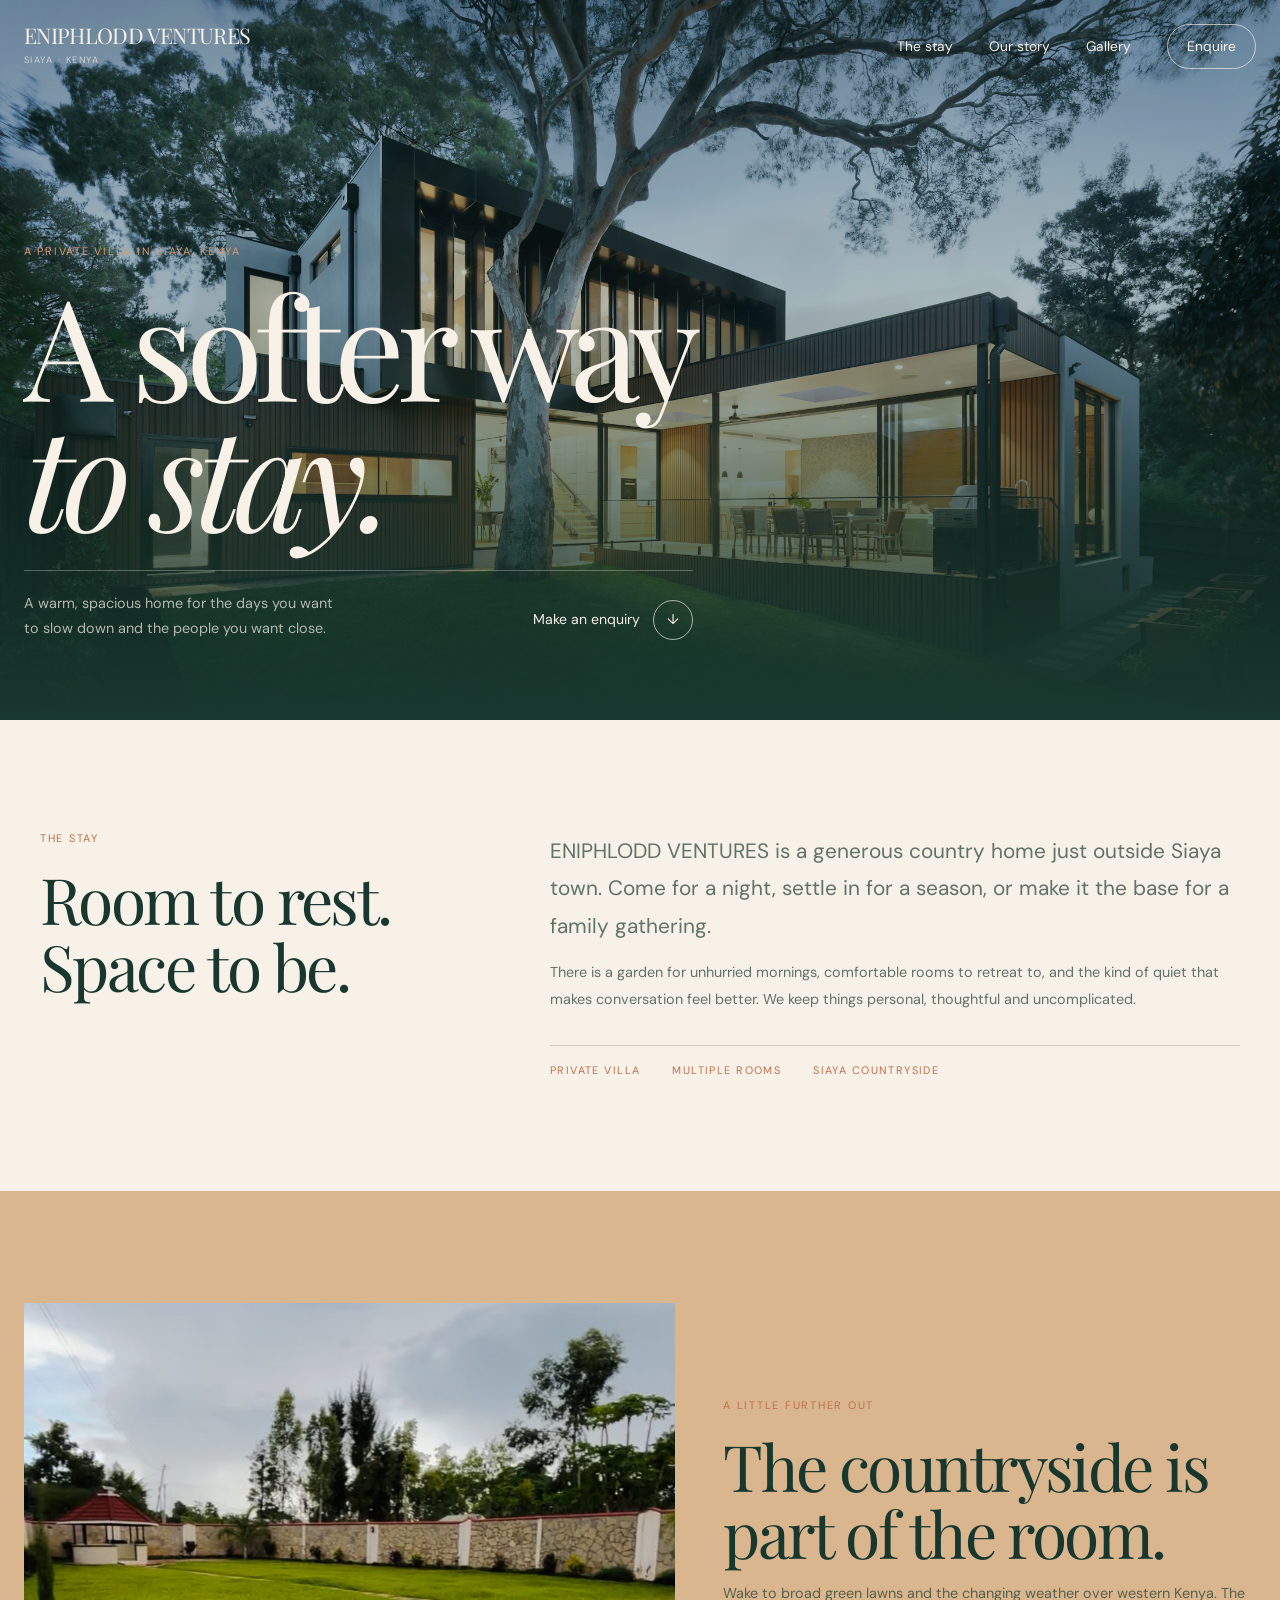
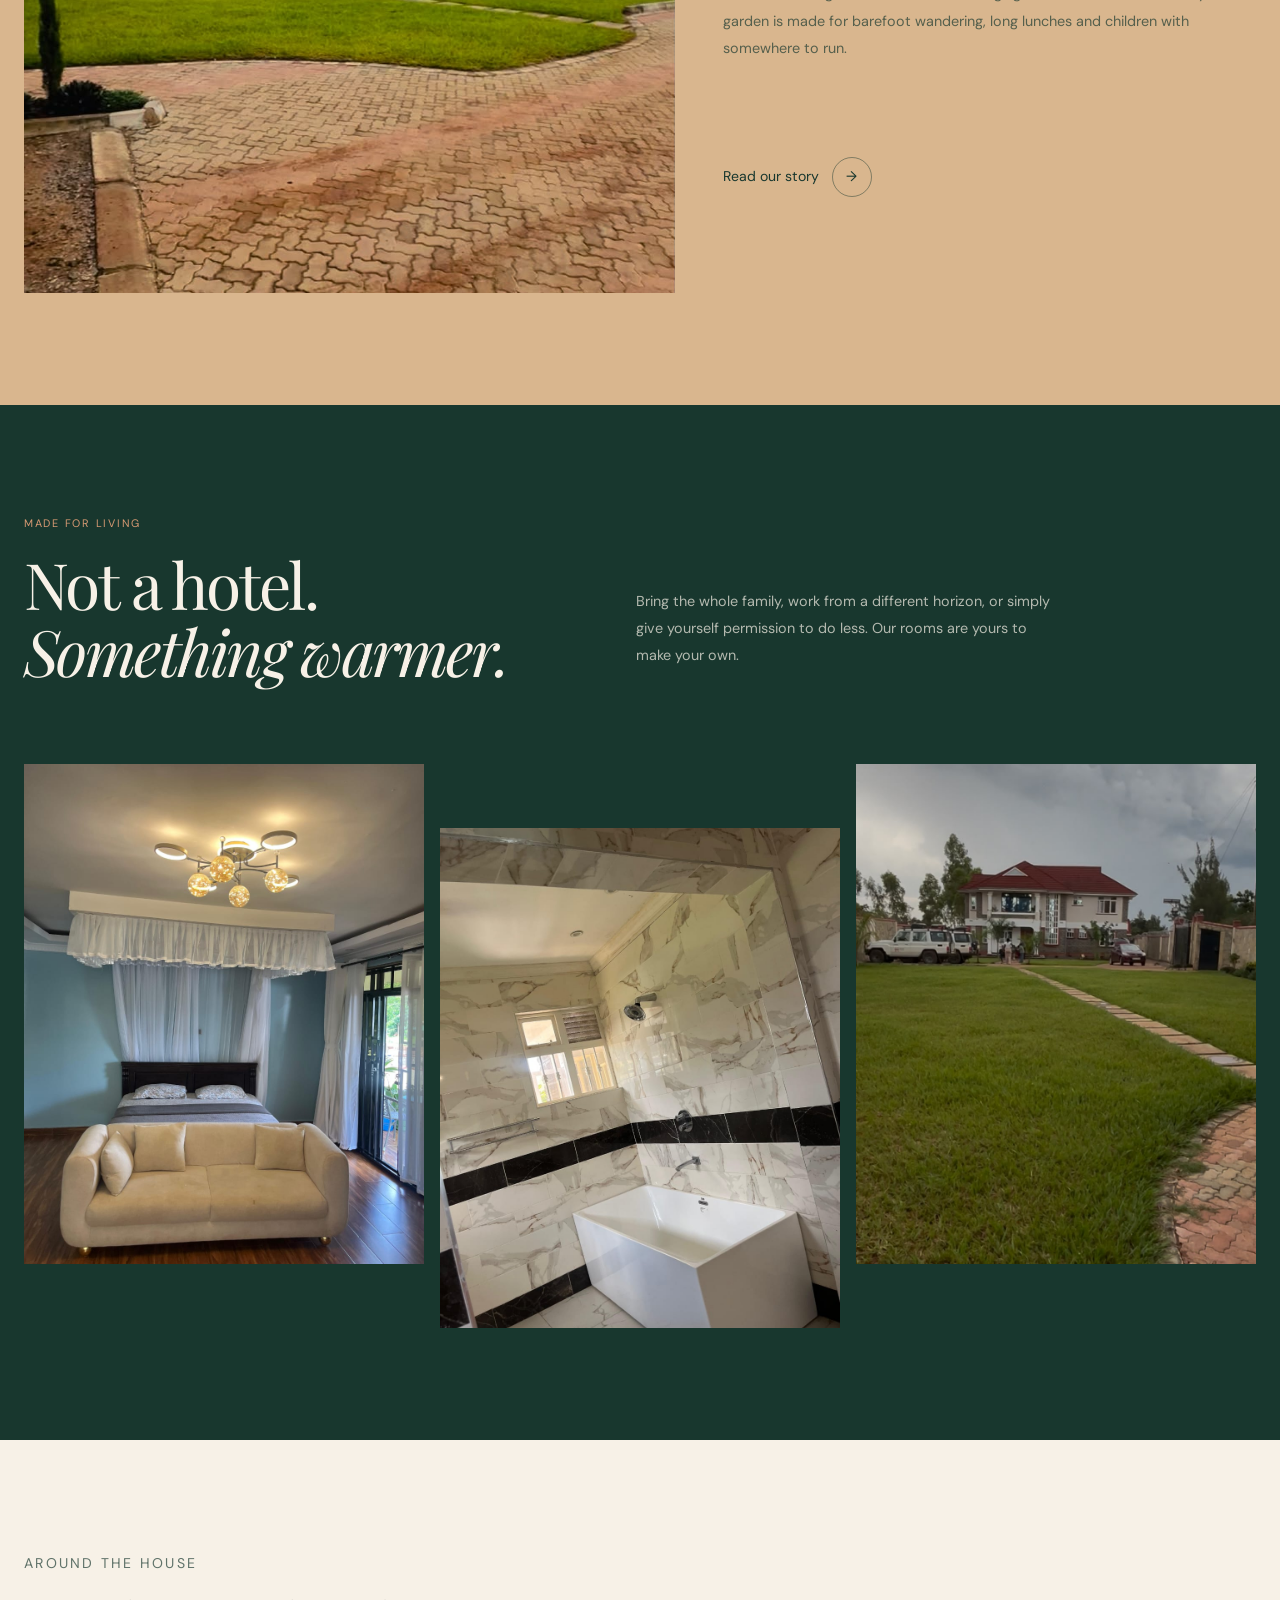
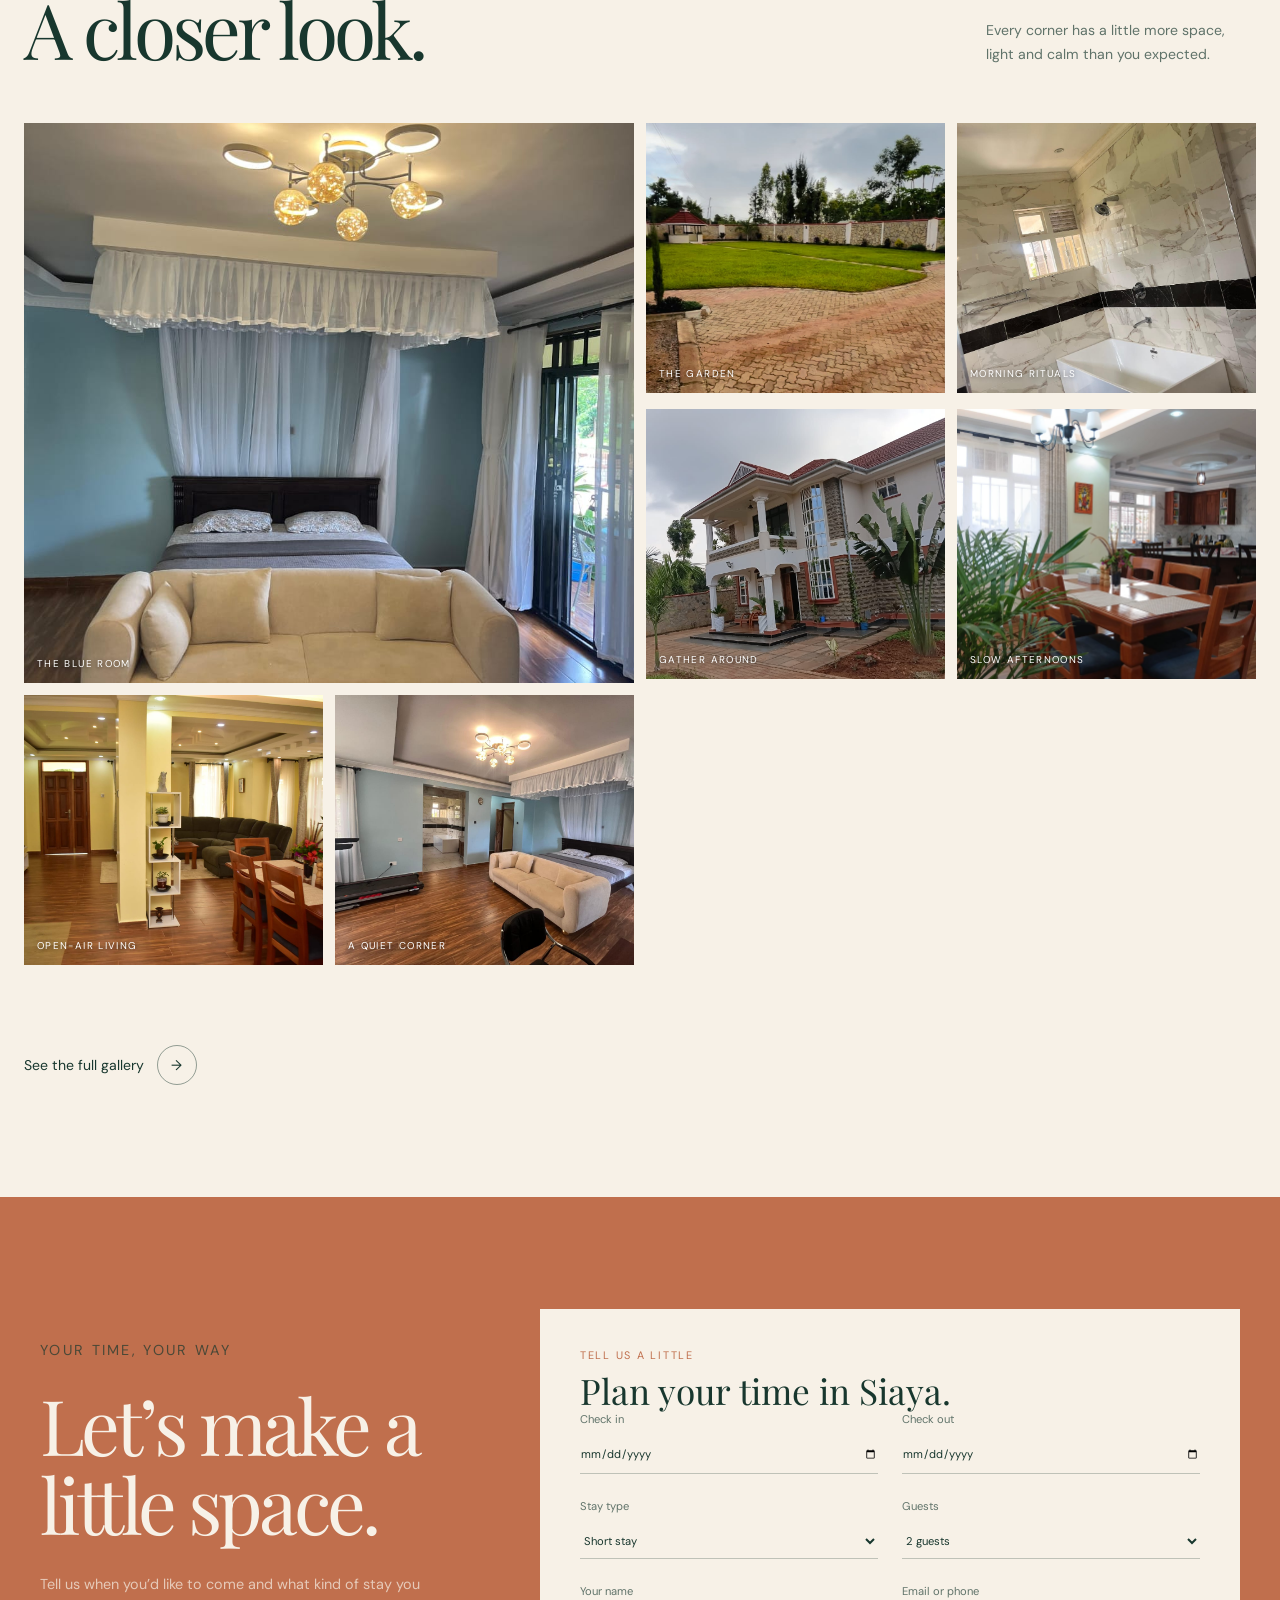
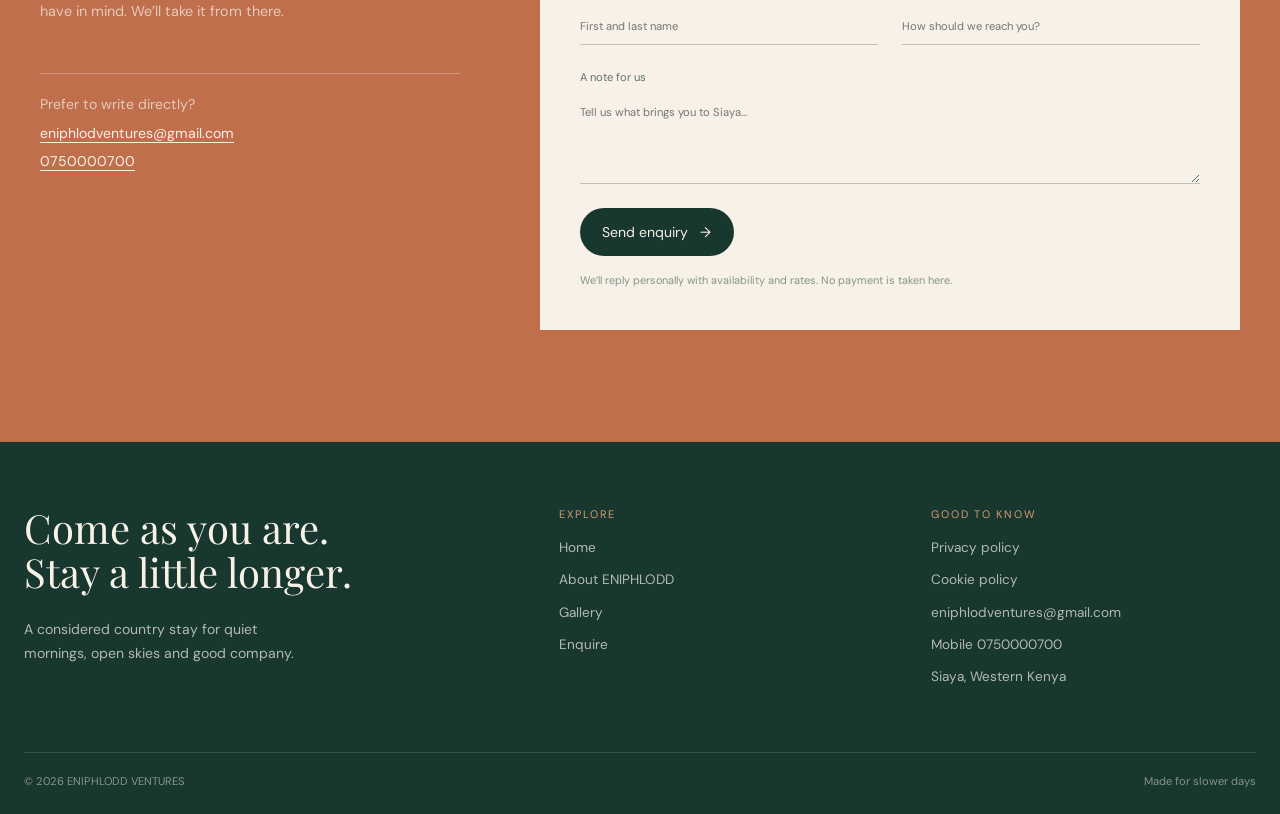
<file: index.html>
<!doctype html>
<html lang="en">
  <head>
    <meta charset="utf-8">
    <meta name="viewport" content="width=device-width, initial-scale=1">
    <meta name="description" content="ENIPHLODD VENTURES — a warm country stay in Siaya, Kenya.">
    <title>ENIPHLODD VENTURES — A country stay in Siaya, Kenya</title>
    <link rel="icon" type="image/svg+xml" href="favicon.svg">
    <link rel="stylesheet" href="styles.css">
  </head>
  <body>
    <header class="site-header">
      <div class="container header-inner">
        <a class="brand" href="index.html" aria-label="ENIPHLODD VENTURES home">
          <span class="brand-name">ENIPHLODD VENTURES</span>
          <span class="brand-place">Siaya · Kenya</span>
        </a>
        <nav class="desktop-nav" aria-label="Primary navigation">
          <a class="line-link" href="index.html#stay">The stay</a>
          <a class="line-link" href="about.html">Our story</a>
          <a class="line-link" href="gallery.html">Gallery</a>
          <a class="outline-link" href="enquire.html">Enquire</a>
        </nav>
        <button class="menu-toggle" type="button" data-menu-button aria-expanded="false" aria-label="Open menu">☰</button>
      </div>
      <nav class="mobile-nav" data-mobile-nav aria-label="Mobile navigation">
        <a href="index.html#stay">The stay</a>
        <a href="about.html">Our story</a>
        <a href="gallery.html">Gallery</a>
        <a href="enquire.html">Make an enquiry →</a>
      </nav>
    </header>

    <main>
      <section class="hero">
        <div class="container hero-content">
          <div class="hero-copy">
            <p class="eyebrow eyebrow-light">A private villa in Siaya, Kenya</p>
            <h1 class="hero-title serif">A softer way<br><em>to stay.</em></h1>
            <div class="hero-intro">
              <p>A warm, spacious home for the days you want to slow down and the people you want close.</p>
              <a class="round-link" href="enquire.html">Make an enquiry <span class="round-icon">↓</span></a>
            </div>
          </div>
        </div>
      </section>

      <section class="section section-cream" id="stay">
        <div class="narrow-container two-col">
          <div>
            <p class="eyebrow">The stay</p>
            <p class="large-copy">Room to rest.<br>Space to be.</p>
          </div>
          <div>
            <p class="body-large">ENIPHLODD VENTURES is a generous country home just outside Siaya town. Come for a night, settle in for a season, or make it the base for a family gathering.</p>
            <p class="body-copy">There is a garden for unhurried mornings, comfortable rooms to retreat to, and the kind of quiet that makes conversation feel better. We keep things personal, thoughtful and uncomplicated.</p>
            <div class="facts"><span>Private villa</span><span>Multiple rooms</span><span>Siaya countryside</span></div>
          </div>
        </div>
      </section>

      <section class="section section-sand">
        <div class="container two-col-wide">
          <div class="image-frame grounds-image"><img src="assets/WhatsApp_Image_2026-09-05_at_18.52.55_1788696354120.jpeg" alt="The lawn and garden at ENIPHLODD VENTURES"></div>
          <div>
            <p class="eyebrow">A little further out</p>
            <p class="large-copy">The countryside is part of the room.</p>
            <p class="body-copy">Wake to broad green lawns and the changing weather over western Kenya. The garden is made for barefoot wandering, long lunches and children with somewhere to run.</p>
            <a class="round-link page-link" href="about.html">Read our story <span class="round-icon" style="border-color: rgba(24,55,46,.45)">→</span></a>
          </div>
        </div>
      </section>

      <section class="section section-green">
        <div class="container">
          <div class="story-grid">
            <div>
              <p class="eyebrow eyebrow-light">Made for living</p>
              <p class="large-copy">Not a hotel.<br><em>Something warmer.</em></p>
            </div>
            <p class="body-copy">Bring the whole family, work from a different horizon, or simply give yourself permission to do less. Our rooms are yours to make your own.</p>
          </div>
          <div class="photo-trio">
            <div class="image-frame"><img src="assets/WhatsApp_Image_2026-09-05_at_18.51.09_(2)_1788696457962.jpeg" alt="A bedroom with blue walls and a sitting area"></div>
            <div class="image-frame"><img src="assets/WhatsApp_Image_2026-09-05_at_18.51.09_(1)_1788696465404.jpeg" alt="Marble bathroom at ENIPHLODD VENTURES"></div>
            <div class="image-frame"><img src="assets/WhatsApp_Image_2026-09-05_at_18.52.41_1788696450256.jpeg" alt="The villa set in green grounds"></div>
          </div>
        </div>
      </section>

      <section class="section section-cream">
        <div class="container">
          <div class="section-heading">
            <div><p class="eyebrow">Around the house</p><h2>A closer look.</h2></div>
            <p>Every corner has a little more space, light and calm than you expected.</p>
          </div>
          <div class="gallery-grid">
            <a class="gallery-card" href="gallery.html"><img src="assets/WhatsApp_Image_2026-09-05_at_18.51.09_(2)_1788696457962.jpeg" alt="The blue room"><span class="gallery-label">The blue room</span></a>
            <a class="gallery-card" href="gallery.html"><img src="assets/WhatsApp_Image_2026-09-05_at_18.52.55_1788696354120.jpeg" alt="The garden"><span class="gallery-label">The garden</span></a>
            <a class="gallery-card" href="gallery.html"><img src="assets/WhatsApp_Image_2026-09-05_at_18.51.09_(1)_1788696465404.jpeg" alt="Morning rituals"><span class="gallery-label">Morning rituals</span></a>
            <a class="gallery-card" href="gallery.html"><img src="assets/WhatsApp_Image_2026-09-05_at_18.50.52_1788696545457.jpeg" alt="Gather around"><span class="gallery-label">Gather around</span></a>
            <a class="gallery-card" href="gallery.html"><img src="assets/WhatsApp_Image_2026-09-05_at_18.50.50_(2)_1788696596801.jpeg" alt="Slow afternoons"><span class="gallery-label">Slow afternoons</span></a>
            <a class="gallery-card" href="gallery.html"><img src="assets/WhatsApp_Image_2026-09-05_at_18.50.52_(1)_1788696535258.jpeg" alt="Open-air living"><span class="gallery-label">Open-air living</span></a>
            <a class="gallery-card" href="gallery.html"><img src="assets/WhatsApp_Image_2026-09-05_at_18.51.09_1788696480109.jpeg" alt="A quiet corner"><span class="gallery-label">A quiet corner</span></a>
          </div>
          <a class="round-link page-link" href="gallery.html">See the full gallery <span class="round-icon" style="border-color: rgba(24,55,46,.45)">→</span></a>
        </div>
      </section>

      <section class="section section-terracotta">
        <div class="narrow-container contact-grid">
          <div class="contact-copy">
            <p class="eyebrow" style="color: rgba(24,55,46,.7)">Your time, your way</p>
            <h2>Let’s make a little space.</h2>
            <p>Tell us when you’d like to come and what kind of stay you have in mind. We’ll take it from there.</p>
            <div class="direct-contact">
              <span>Prefer to write directly?</span>
              <a href="mailto:eniphlodventures@gmail.com">eniphlodventures@gmail.com</a>
              <a href="tel:0750000700">0750000700</a>
            </div>
          </div>
          <div class="enquiry-form">
            <div class="form-intro"><p class="eyebrow">Tell us a little</p><h2>Plan your time in Siaya.</h2></div>
            <form class="form-grid" data-enquiry-form>
              <label class="field">Check in<input required type="date" name="checkIn"></label>
              <label class="field">Check out<input required type="date" name="checkOut"></label>
              <label class="field">Stay type<select name="stayType"><option value="Short stay">Short stay</option><option value="Longer-term stay">Longer-term stay</option></select></label>
              <label class="field">Guests<select name="guests"><option>1 guest</option><option selected>2 guests</option><option>3 guests</option><option>4 guests</option><option>5+ guests</option></select></label>
              <label class="field">Your name<input required name="name" placeholder="First and last name"></label>
              <label class="field">Email or phone<input required name="contact" placeholder="How should we reach you?"></label>
              <label class="field full">A note for us<textarea name="message" placeholder="Tell us what brings you to Siaya..." rows="3"></textarea></label>
              <div class="form-actions"><button class="button" type="submit">Send enquiry <span>→</span></button><p class="form-note">We’ll reply personally with availability and rates. No payment is taken here.</p></div>
            </form>
            <div class="confirmation" data-confirmation hidden>
              <div><div class="checkmark">✓</div><p class="eyebrow">Enquiry received</p><h2>We'll be in touch soon.</h2><p>Your email app should have opened with the details. If not, write to eniphlodventures@gmail.com or call 0750000700.</p><button class="text-button" type="button" data-new-enquiry>Send another enquiry</button></div>
            </div>
          </div>
        </div>
      </section>
    </main>

    <footer class="site-footer">
      <div class="container">
        <div class="footer-grid">
          <div><p class="footer-title">Come as you are.<br>Stay a little longer.</p><p class="footer-copy">A considered country stay for quiet mornings, open skies and good company.</p></div>
          <div><p class="footer-heading">Explore</p><div class="footer-links"><a class="line-link" href="index.html">Home</a><a class="line-link" href="about.html">About ENIPHLODD</a><a class="line-link" href="gallery.html">Gallery</a><a class="line-link" href="enquire.html">Enquire</a></div></div>
          <div><p class="footer-heading">Good to know</p><div class="footer-links"><a class="line-link" href="privacy.html">Privacy policy</a><a class="line-link" href="cookies.html">Cookie policy</a><a class="line-link" href="mailto:eniphlodventures@gmail.com">eniphlodventures@gmail.com</a><a class="line-link" href="tel:0750000700">Mobile 0750000700</a><span>Siaya, Western Kenya</span></div></div>
        </div>
        <div class="footer-bottom"><span>© <span data-year></span> ENIPHLODD VENTURES</span><span>Made for slower days</span></div>
      </div>
    </footer>
    <script src="script.js"></script>
  </body>
</html>
</file>
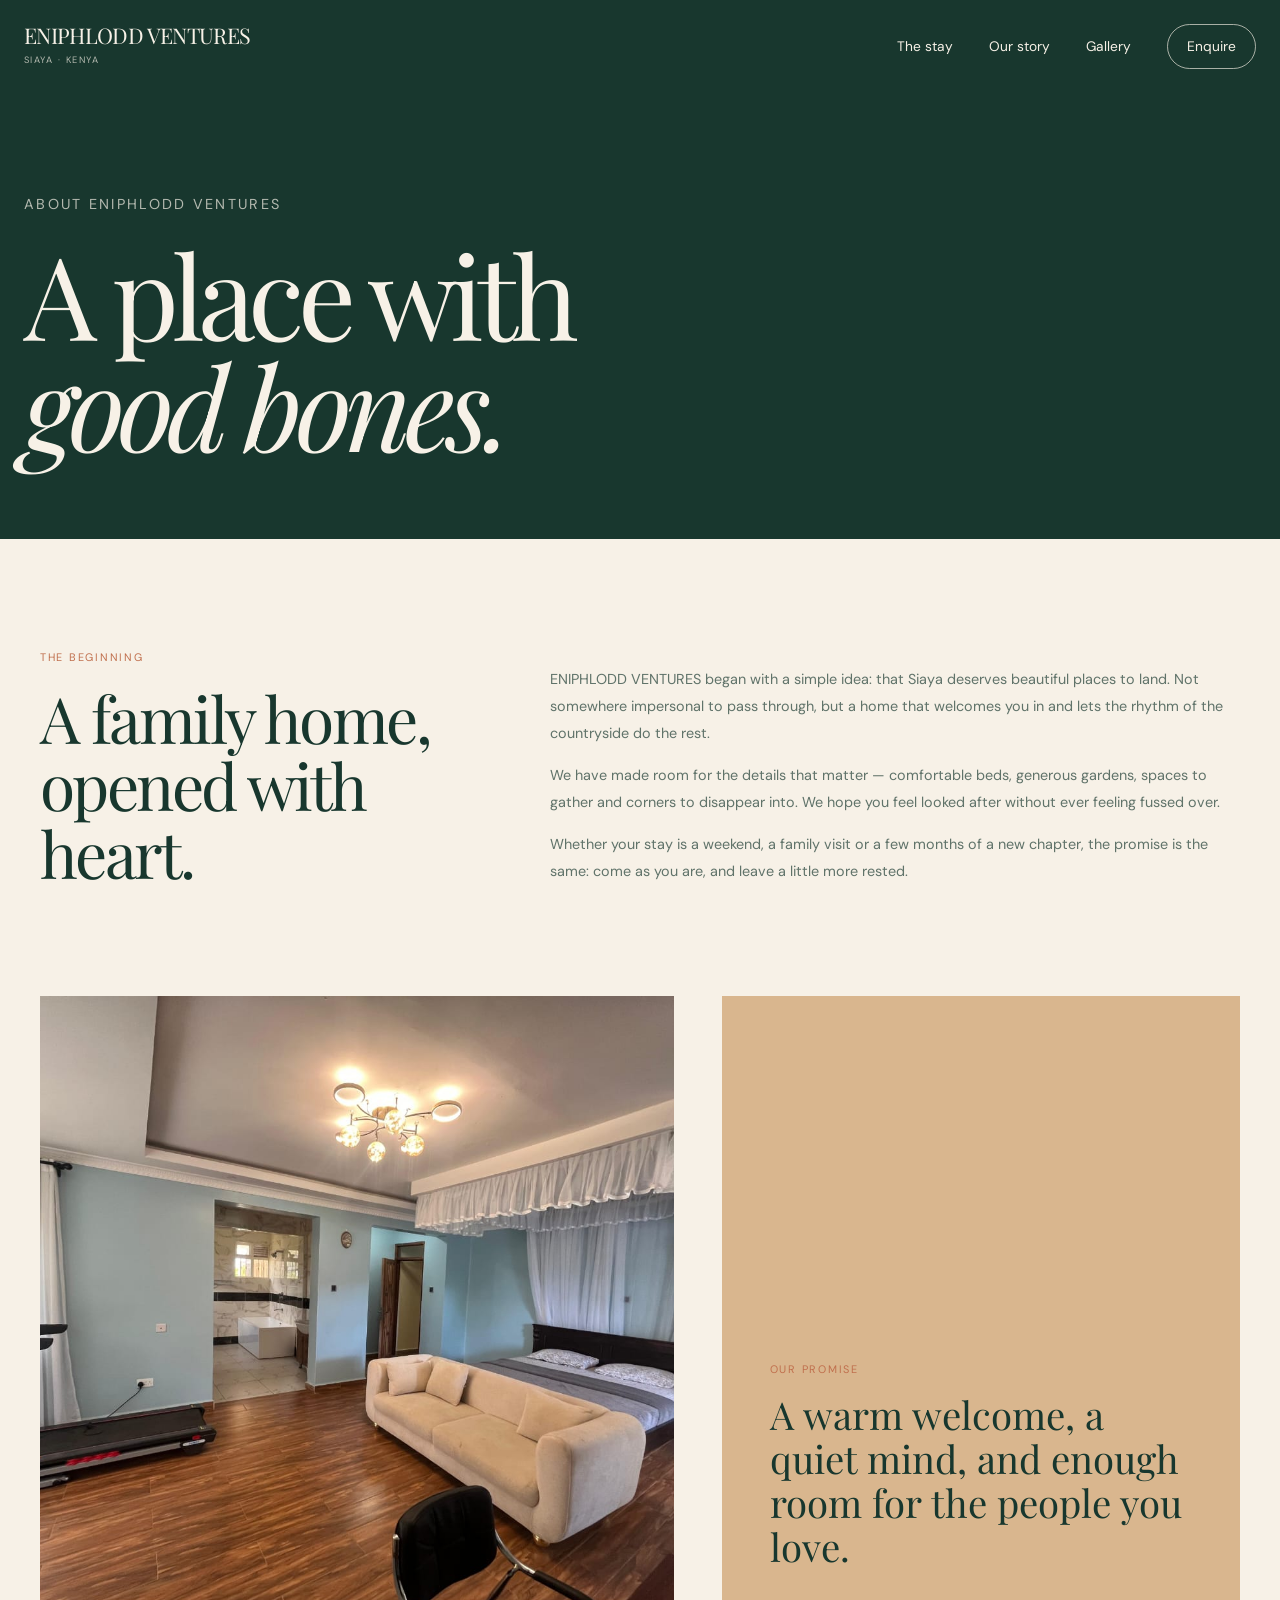
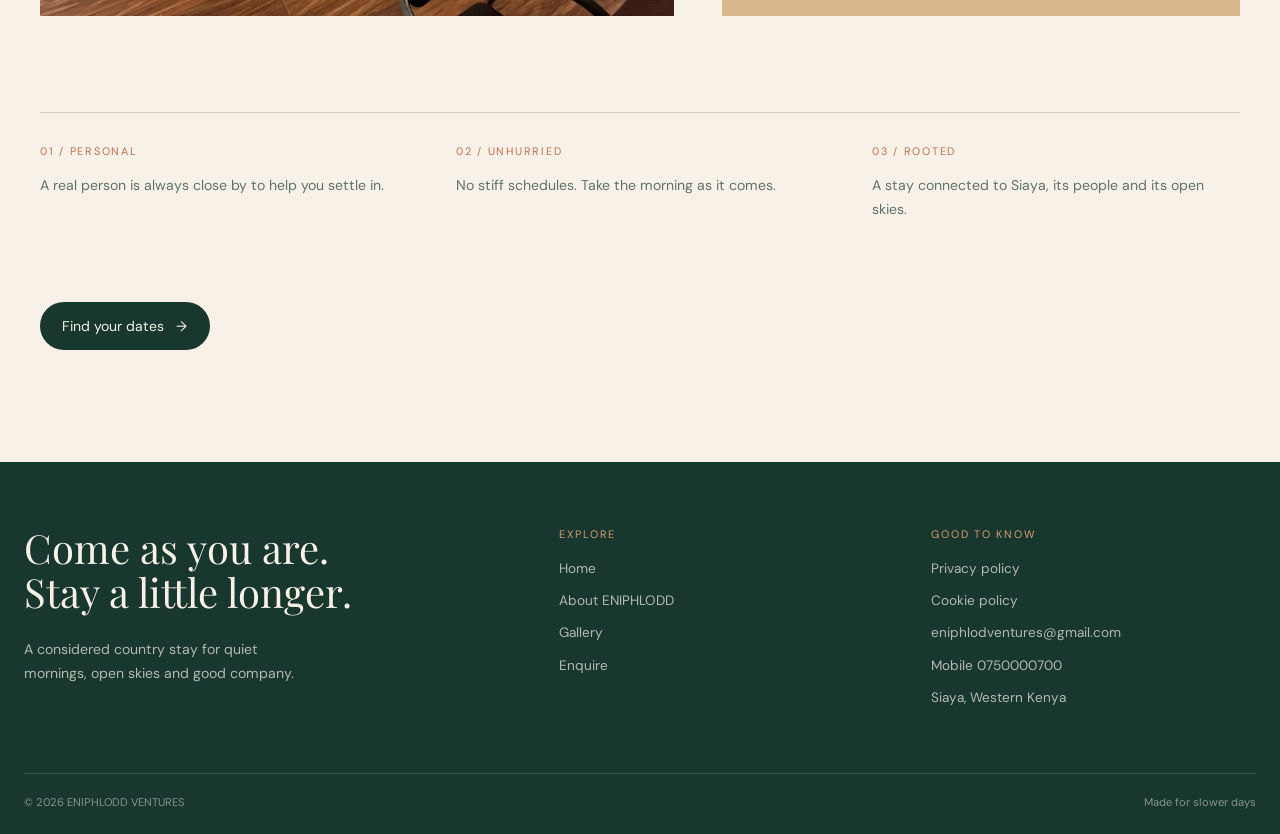
<file: about.html>
<!doctype html>
<html lang="en">
  <head>
    <meta charset="utf-8">
    <meta name="viewport" content="width=device-width, initial-scale=1">
    <meta name="description" content="The story behind ENIPHLODD VENTURES in Siaya, Kenya.">
    <title>About ENIPHLODD VENTURES — Siaya, Kenya</title>
    <link rel="icon" type="image/svg+xml" href="favicon.svg">
    <link rel="stylesheet" href="styles.css">
  </head>
  <body>
    <header class="site-header">
      <div class="container header-inner">
        <a class="brand" href="index.html" aria-label="ENIPHLODD VENTURES home"><span class="brand-name">ENIPHLODD VENTURES</span><span class="brand-place">Siaya · Kenya</span></a>
        <nav class="desktop-nav" aria-label="Primary navigation"><a class="line-link" href="index.html#stay">The stay</a><a class="line-link" href="about.html">Our story</a><a class="line-link" href="gallery.html">Gallery</a><a class="outline-link" href="enquire.html">Enquire</a></nav>
        <button class="menu-toggle" type="button" data-menu-button aria-expanded="false" aria-label="Open menu">☰</button>
      </div>
      <nav class="mobile-nav" data-mobile-nav aria-label="Mobile navigation"><a href="index.html#stay">The stay</a><a href="about.html">Our story</a><a href="gallery.html">Gallery</a><a href="enquire.html">Make an enquiry →</a></nav>
    </header>

    <main>
      <section class="page-hero">
        <div class="container">
          <p class="eyebrow eyebrow-light">About ENIPHLODD VENTURES</p>
          <h1>A place with<br><em>good bones.</em></h1>
        </div>
      </section>
      <section class="section section-cream">
        <div class="narrow-container two-col">
          <div><p class="eyebrow">The beginning</p><p class="large-copy">A family home,<br>opened with heart.</p></div>
          <div class="body-copy"><p>ENIPHLODD VENTURES began with a simple idea: that Siaya deserves beautiful places to land. Not somewhere impersonal to pass through, but a home that welcomes you in and lets the rhythm of the countryside do the rest.</p><p>We have made room for the details that matter — comfortable beds, generous gardens, spaces to gather and corners to disappear into. We hope you feel looked after without ever feeling fussed over.</p><p>Whether your stay is a weekend, a family visit or a few months of a new chapter, the promise is the same: come as you are, and leave a little more rested.</p></div>
        </div>
        <div class="narrow-container two-col-wide" style="margin-top: 6rem">
          <div class="image-frame about-image"><img src="assets/WhatsApp_Image_2026-09-05_at_18.51.09_1788696480109.jpeg" alt="Interior detail at ENIPHLODD VENTURES"></div>
          <div class="promise"><p class="eyebrow">Our promise</p><p>A warm welcome, a quiet mind, and enough room for the people you love.</p></div>
        </div>
        <div class="narrow-container promise-grid">
          <div><p class="eyebrow">01 / Personal</p><p>A real person is always close by to help you settle in.</p></div>
          <div><p class="eyebrow">02 / Unhurried</p><p>No stiff schedules. Take the morning as it comes.</p></div>
          <div><p class="eyebrow">03 / Rooted</p><p>A stay connected to Siaya, its people and its open skies.</p></div>
        </div>
        <div class="narrow-container"><a class="button page-link" href="enquire.html">Find your dates <span>→</span></a></div>
      </section>
    </main>

    <footer class="site-footer">
      <div class="container"><div class="footer-grid">
        <div><p class="footer-title">Come as you are.<br>Stay a little longer.</p><p class="footer-copy">A considered country stay for quiet mornings, open skies and good company.</p></div>
        <div><p class="footer-heading">Explore</p><div class="footer-links"><a class="line-link" href="index.html">Home</a><a class="line-link" href="about.html">About ENIPHLODD</a><a class="line-link" href="gallery.html">Gallery</a><a class="line-link" href="enquire.html">Enquire</a></div></div>
        <div><p class="footer-heading">Good to know</p><div class="footer-links"><a class="line-link" href="privacy.html">Privacy policy</a><a class="line-link" href="cookies.html">Cookie policy</a><a class="line-link" href="mailto:eniphlodventures@gmail.com">eniphlodventures@gmail.com</a><a class="line-link" href="tel:0750000700">Mobile 0750000700</a><span>Siaya, Western Kenya</span></div></div>
      </div><div class="footer-bottom"><span>© <span data-year></span> ENIPHLODD VENTURES</span><span>Made for slower days</span></div></div>
    </footer>
    <script src="script.js"></script>
  </body>
</html>
</file>
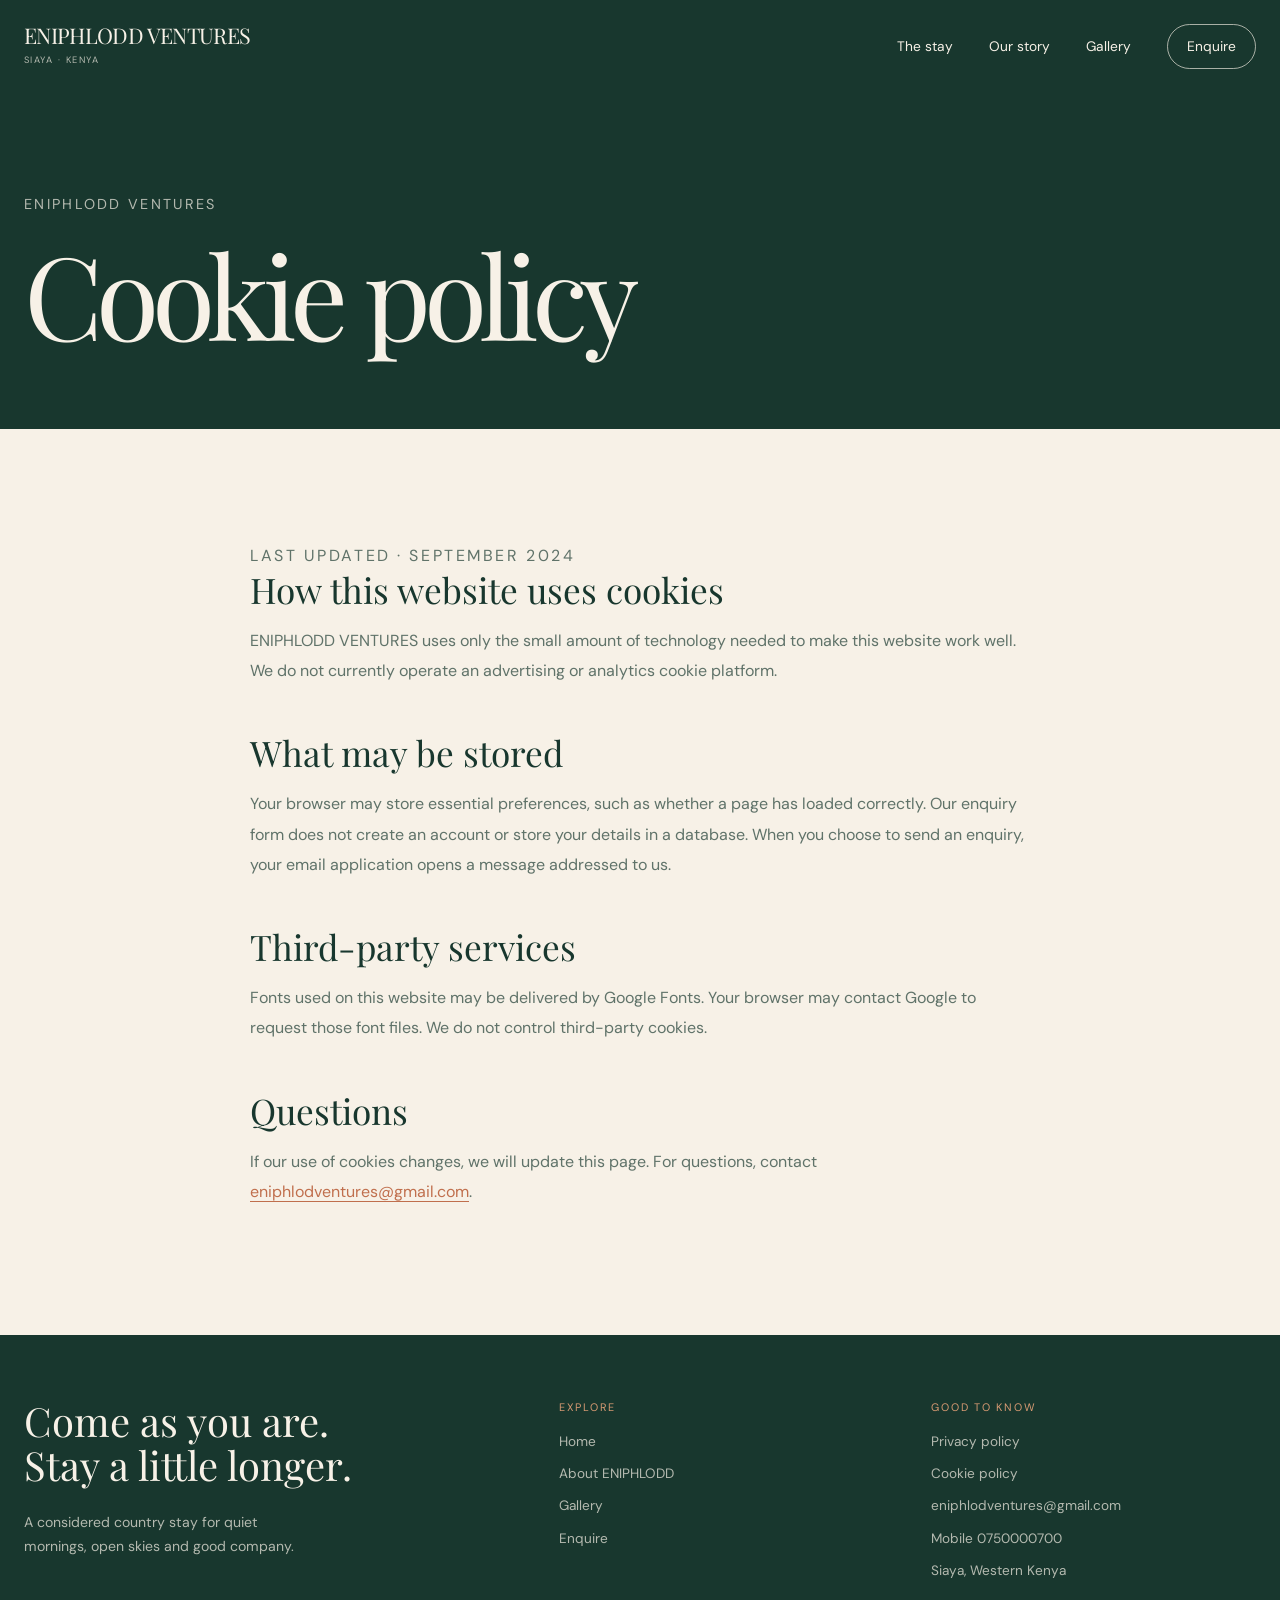
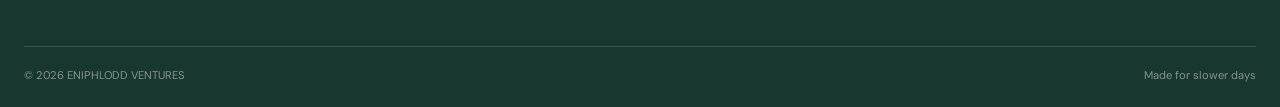
<file: cookies.html>
<!doctype html>
<html lang="en">
  <head>
    <meta charset="utf-8">
    <meta name="viewport" content="width=device-width, initial-scale=1">
    <meta name="description" content="Cookie policy for ENIPHLODD VENTURES.">
    <title>Cookie policy — ENIPHLODD VENTURES</title>
    <link rel="icon" type="image/svg+xml" href="favicon.svg">
    <link rel="stylesheet" href="styles.css">
  </head>
  <body>
    <header class="site-header">
      <div class="container header-inner">
        <a class="brand" href="index.html" aria-label="ENIPHLODD VENTURES home"><span class="brand-name">ENIPHLODD VENTURES</span><span class="brand-place">Siaya · Kenya</span></a>
        <nav class="desktop-nav" aria-label="Primary navigation"><a class="line-link" href="index.html#stay">The stay</a><a class="line-link" href="about.html">Our story</a><a class="line-link" href="gallery.html">Gallery</a><a class="outline-link" href="enquire.html">Enquire</a></nav>
        <button class="menu-toggle" type="button" data-menu-button aria-expanded="false" aria-label="Open menu">☰</button>
      </div>
      <nav class="mobile-nav" data-mobile-nav aria-label="Mobile navigation"><a href="index.html#stay">The stay</a><a href="about.html">Our story</a><a href="gallery.html">Gallery</a><a href="enquire.html">Make an enquiry →</a></nav>
    </header>
    <main>
      <section class="page-hero"><div class="container"><p class="eyebrow eyebrow-light">ENIPHLODD VENTURES</p><h1>Cookie policy</h1></div></section>
      <article class="prose">
        <p class="eyebrow">Last updated · September 2024</p>
        <h2>How this website uses cookies</h2>
        <p>ENIPHLODD VENTURES uses only the small amount of technology needed to make this website work well. We do not currently operate an advertising or analytics cookie platform.</p>
        <h2>What may be stored</h2>
        <p>Your browser may store essential preferences, such as whether a page has loaded correctly. Our enquiry form does not create an account or store your details in a database. When you choose to send an enquiry, your email application opens a message addressed to us.</p>
        <h2>Third-party services</h2>
        <p>Fonts used on this website may be delivered by Google Fonts. Your browser may contact Google to request those font files. We do not control third-party cookies.</p>
        <h2>Questions</h2>
        <p>If our use of cookies changes, we will update this page. For questions, contact <a href="mailto:eniphlodventures@gmail.com">eniphlodventures@gmail.com</a>.</p>
      </article>
    </main>
    <footer class="site-footer">
      <div class="container"><div class="footer-grid">
        <div><p class="footer-title">Come as you are.<br>Stay a little longer.</p><p class="footer-copy">A considered country stay for quiet mornings, open skies and good company.</p></div>
        <div><p class="footer-heading">Explore</p><div class="footer-links"><a class="line-link" href="index.html">Home</a><a class="line-link" href="about.html">About ENIPHLODD</a><a class="line-link" href="gallery.html">Gallery</a><a class="line-link" href="enquire.html">Enquire</a></div></div>
        <div><p class="footer-heading">Good to know</p><div class="footer-links"><a class="line-link" href="privacy.html">Privacy policy</a><a class="line-link" href="cookies.html">Cookie policy</a><a class="line-link" href="mailto:eniphlodventures@gmail.com">eniphlodventures@gmail.com</a><a class="line-link" href="tel:0750000700">Mobile 0750000700</a><span>Siaya, Western Kenya</span></div></div>
      </div><div class="footer-bottom"><span>© <span data-year></span> ENIPHLODD VENTURES</span><span>Made for slower days</span></div></div>
    </footer>
    <script src="script.js"></script>
  </body>
</html>
</file>
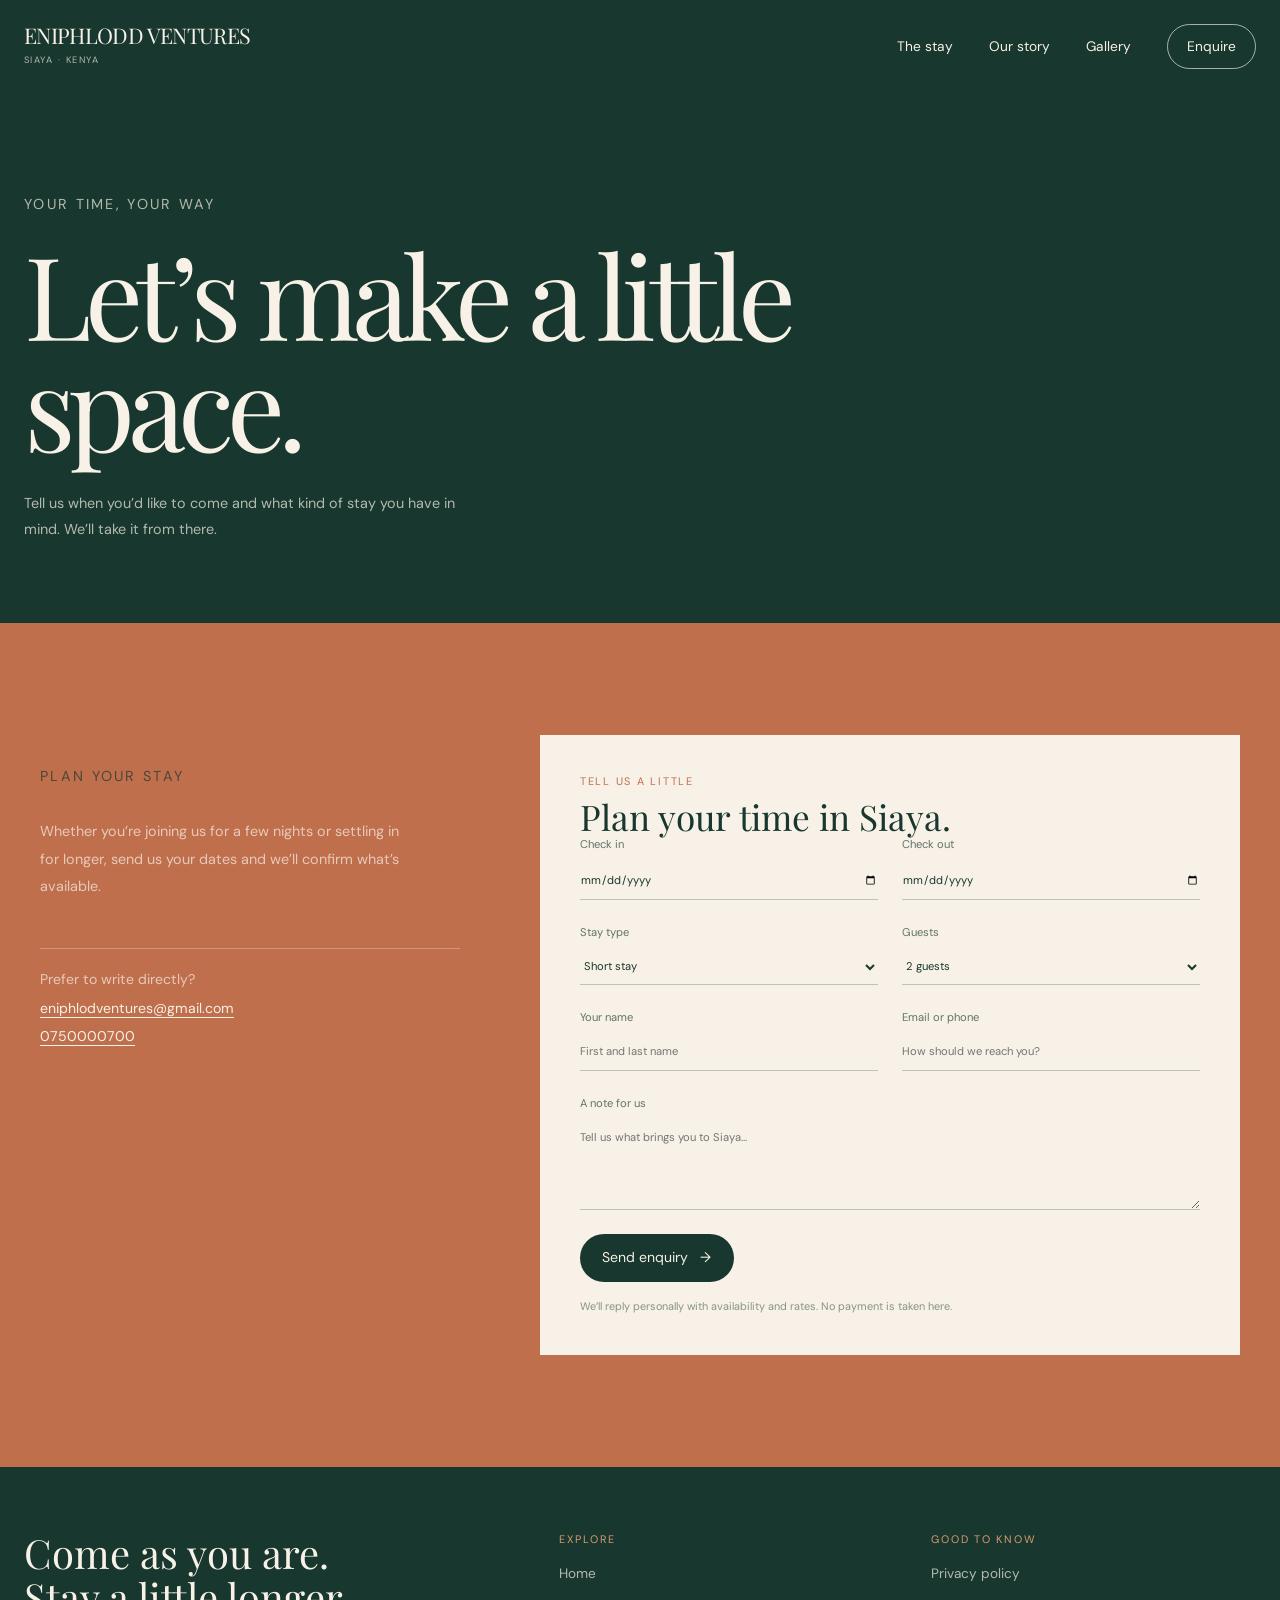
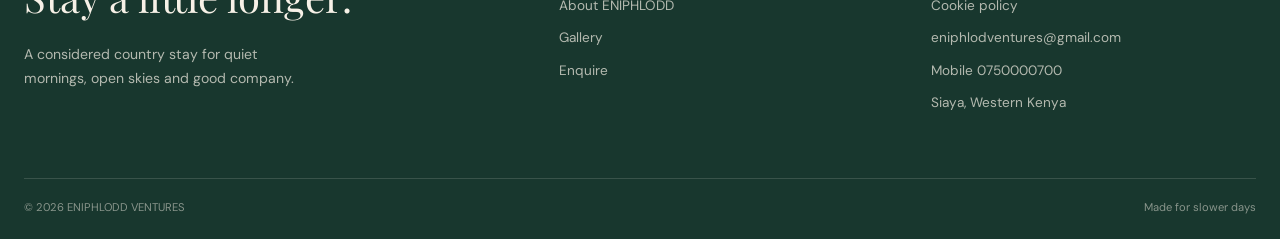
<file: enquire.html>
<!doctype html>
<html lang="en">
  <head>
    <meta charset="utf-8">
    <meta name="viewport" content="width=device-width, initial-scale=1">
    <meta name="description" content="Make a stay enquiry with ENIPHLODD VENTURES in Siaya, Kenya.">
    <title>Enquire — ENIPHLODD VENTURES</title>
    <link rel="icon" type="image/svg+xml" href="favicon.svg">
    <link rel="stylesheet" href="styles.css">
  </head>
  <body>
    <header class="site-header">
      <div class="container header-inner">
        <a class="brand" href="index.html" aria-label="ENIPHLODD VENTURES home"><span class="brand-name">ENIPHLODD VENTURES</span><span class="brand-place">Siaya · Kenya</span></a>
        <nav class="desktop-nav" aria-label="Primary navigation"><a class="line-link" href="index.html#stay">The stay</a><a class="line-link" href="about.html">Our story</a><a class="line-link" href="gallery.html">Gallery</a><a class="outline-link" href="enquire.html">Enquire</a></nav>
        <button class="menu-toggle" type="button" data-menu-button aria-expanded="false" aria-label="Open menu">☰</button>
      </div>
      <nav class="mobile-nav" data-mobile-nav aria-label="Mobile navigation"><a href="index.html#stay">The stay</a><a href="about.html">Our story</a><a href="gallery.html">Gallery</a><a href="enquire.html">Make an enquiry →</a></nav>
    </header>

    <main>
      <section class="page-hero"><div class="container"><p class="eyebrow eyebrow-light">Your time, your way</p><h1>Let’s make a little space.</h1><p>Tell us when you’d like to come and what kind of stay you have in mind. We’ll take it from there.</p></div></section>
      <section class="section section-terracotta">
        <div class="narrow-container contact-grid">
          <div class="contact-copy">
            <p class="eyebrow" style="color: rgba(24,55,46,.7)">Plan your stay</p>
            <p>Whether you’re joining us for a few nights or settling in for longer, send us your dates and we’ll confirm what’s available.</p>
            <div class="direct-contact"><span>Prefer to write directly?</span><a href="mailto:eniphlodventures@gmail.com">eniphlodventures@gmail.com</a><a href="tel:0750000700">0750000700</a></div>
          </div>
          <div class="enquiry-form">
            <div class="form-intro"><p class="eyebrow">Tell us a little</p><h2>Plan your time in Siaya.</h2></div>
            <form class="form-grid" data-enquiry-form>
              <label class="field">Check in<input required type="date" name="checkIn"></label>
              <label class="field">Check out<input required type="date" name="checkOut"></label>
              <label class="field">Stay type<select name="stayType"><option value="Short stay">Short stay</option><option value="Longer-term stay">Longer-term stay</option></select></label>
              <label class="field">Guests<select name="guests"><option>1 guest</option><option selected>2 guests</option><option>3 guests</option><option>4 guests</option><option>5+ guests</option></select></label>
              <label class="field">Your name<input required name="name" placeholder="First and last name"></label>
              <label class="field">Email or phone<input required name="contact" placeholder="How should we reach you?"></label>
              <label class="field full">A note for us<textarea name="message" placeholder="Tell us what brings you to Siaya..." rows="3"></textarea></label>
              <div class="form-actions"><button class="button" type="submit">Send enquiry <span>→</span></button><p class="form-note">We’ll reply personally with availability and rates. No payment is taken here.</p></div>
            </form>
            <div class="confirmation" data-confirmation hidden><div><div class="checkmark">✓</div><p class="eyebrow">Enquiry received</p><h2>We'll be in touch soon.</h2><p>Your email app should have opened with the details. If not, write to eniphlodventures@gmail.com or call 0750000700.</p><button class="text-button" type="button" data-new-enquiry>Send another enquiry</button></div></div>
          </div>
        </div>
      </section>
    </main>

    <footer class="site-footer">
      <div class="container"><div class="footer-grid">
        <div><p class="footer-title">Come as you are.<br>Stay a little longer.</p><p class="footer-copy">A considered country stay for quiet mornings, open skies and good company.</p></div>
        <div><p class="footer-heading">Explore</p><div class="footer-links"><a class="line-link" href="index.html">Home</a><a class="line-link" href="about.html">About ENIPHLODD</a><a class="line-link" href="gallery.html">Gallery</a><a class="line-link" href="enquire.html">Enquire</a></div></div>
        <div><p class="footer-heading">Good to know</p><div class="footer-links"><a class="line-link" href="privacy.html">Privacy policy</a><a class="line-link" href="cookies.html">Cookie policy</a><a class="line-link" href="mailto:eniphlodventures@gmail.com">eniphlodventures@gmail.com</a><a class="line-link" href="tel:0750000700">Mobile 0750000700</a><span>Siaya, Western Kenya</span></div></div>
      </div><div class="footer-bottom"><span>© <span data-year></span> ENIPHLODD VENTURES</span><span>Made for slower days</span></div></div>
    </footer>
    <script src="script.js"></script>
  </body>
</html>
</file>
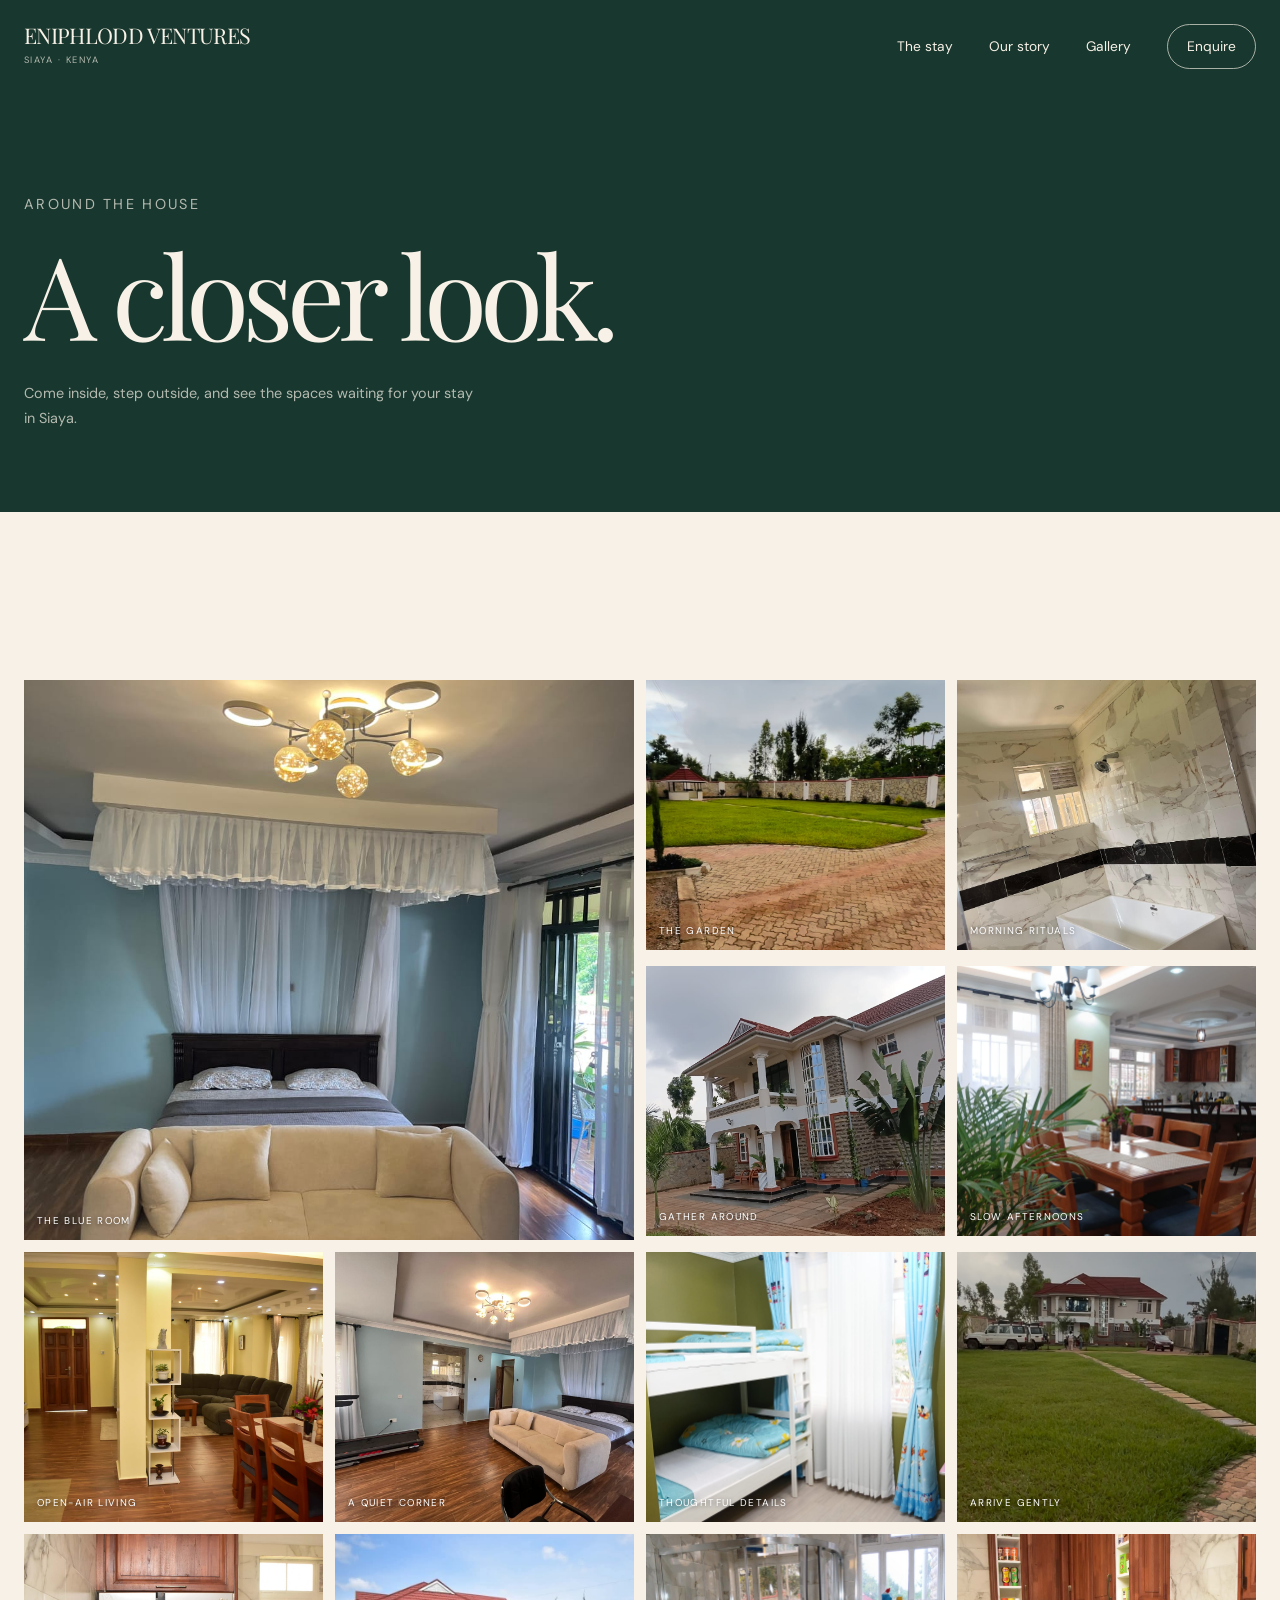
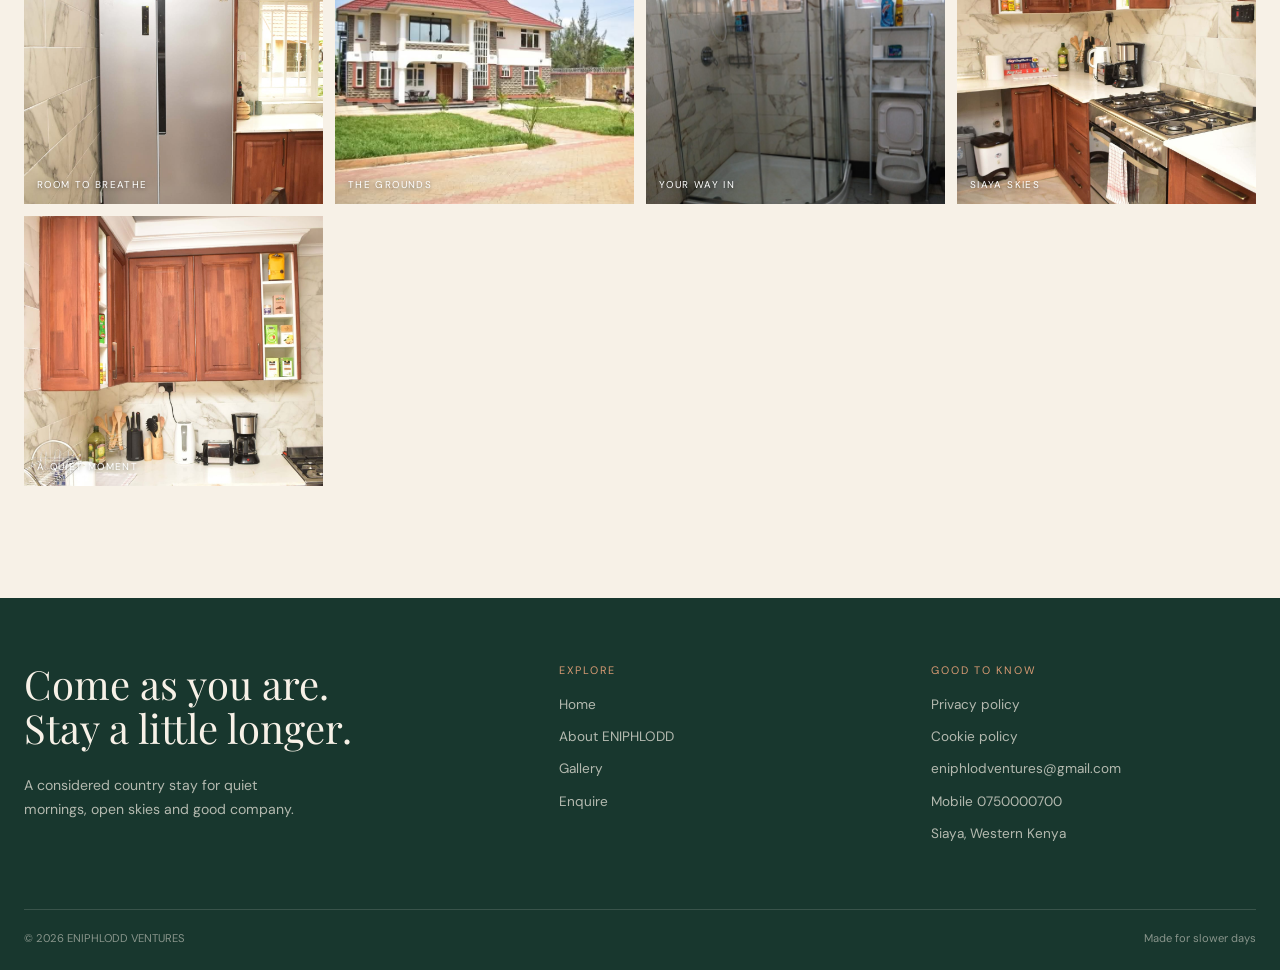
<file: gallery.html>
<!doctype html>
<html lang="en">
  <head>
    <meta charset="utf-8">
    <meta name="viewport" content="width=device-width, initial-scale=1">
    <meta name="description" content="A closer look at the rooms, gardens and spaces at ENIPHLODD VENTURES.">
    <title>Gallery — ENIPHLODD VENTURES</title>
    <link rel="icon" type="image/svg+xml" href="favicon.svg">
    <link rel="stylesheet" href="styles.css">
  </head>
  <body>
    <header class="site-header">
      <div class="container header-inner">
        <a class="brand" href="index.html" aria-label="ENIPHLODD VENTURES home"><span class="brand-name">ENIPHLODD VENTURES</span><span class="brand-place">Siaya · Kenya</span></a>
        <nav class="desktop-nav" aria-label="Primary navigation"><a class="line-link" href="index.html#stay">The stay</a><a class="line-link" href="about.html">Our story</a><a class="line-link" href="gallery.html">Gallery</a><a class="outline-link" href="enquire.html">Enquire</a></nav>
        <button class="menu-toggle" type="button" data-menu-button aria-expanded="false" aria-label="Open menu">☰</button>
      </div>
      <nav class="mobile-nav" data-mobile-nav aria-label="Mobile navigation"><a href="index.html#stay">The stay</a><a href="about.html">Our story</a><a href="gallery.html">Gallery</a><a href="enquire.html">Make an enquiry →</a></nav>
    </header>

    <main>
      <section class="page-hero"><div class="container"><p class="eyebrow eyebrow-light">Around the house</p><h1>A closer look.</h1><p>Come inside, step outside, and see the spaces waiting for your stay in Siaya.</p></div></section>
      <section class="section section-cream"><div class="container"><div class="gallery-grid">
        <div class="gallery-card"><img src="assets/WhatsApp_Image_2026-09-05_at_18.51.09_(2)_1788696457962.jpeg" alt="The blue room"><span class="gallery-label">The blue room</span></div>
        <div class="gallery-card"><img src="assets/WhatsApp_Image_2026-09-05_at_18.52.55_1788696354120.jpeg" alt="The garden"><span class="gallery-label">The garden</span></div>
        <div class="gallery-card"><img src="assets/WhatsApp_Image_2026-09-05_at_18.51.09_(1)_1788696465404.jpeg" alt="Morning rituals"><span class="gallery-label">Morning rituals</span></div>
        <div class="gallery-card"><img src="assets/WhatsApp_Image_2026-09-05_at_18.50.52_1788696545457.jpeg" alt="Gather around"><span class="gallery-label">Gather around</span></div>
        <div class="gallery-card"><img src="assets/WhatsApp_Image_2026-09-05_at_18.50.50_(2)_1788696596801.jpeg" alt="Slow afternoons"><span class="gallery-label">Slow afternoons</span></div>
        <div class="gallery-card"><img src="assets/WhatsApp_Image_2026-09-05_at_18.50.52_(1)_1788696535258.jpeg" alt="Open-air living"><span class="gallery-label">Open-air living</span></div>
        <div class="gallery-card"><img src="assets/WhatsApp_Image_2026-09-05_at_18.51.09_1788696480109.jpeg" alt="A quiet corner"><span class="gallery-label">A quiet corner</span></div>
        <div class="gallery-card"><img src="assets/WhatsApp_Image_2026-09-05_at_18.50.50_(1)_1788696586534.jpeg" alt="Thoughtful details"><span class="gallery-label">Thoughtful details</span></div>
        <div class="gallery-card"><img src="assets/WhatsApp_Image_2026-09-05_at_18.52.41_1788696450256.jpeg" alt="Arrive gently"><span class="gallery-label">Arrive gently</span></div>
        <div class="gallery-card"><img src="assets/WhatsApp_Image_2026-09-05_at_18.50.52_(2)_1788696521320.jpeg" alt="Room to breathe"><span class="gallery-label">Room to breathe</span></div>
        <div class="gallery-card"><img src="assets/WhatsApp_Image_2026-09-05_at_18.50.50_1788696576033.jpeg" alt="The grounds"><span class="gallery-label">The grounds</span></div>
        <div class="gallery-card"><img src="assets/WhatsApp_Image_2026-09-05_at_18.50.49_(1)_1788696568305.jpeg" alt="Your way in"><span class="gallery-label">Your way in</span></div>
        <div class="gallery-card"><img src="assets/WhatsApp_Image_2026-09-05_at_18.50.49_1788696560687.jpeg" alt="Siaya skies"><span class="gallery-label">Siaya skies</span></div>
        <div class="gallery-card"><img src="assets/WhatsApp_Image_2026-09-05_at_18.50.51_1788696607756.jpeg" alt="A quiet moment"><span class="gallery-label">A quiet moment</span></div>
      </div></div></section>
    </main>

    <footer class="site-footer">
      <div class="container"><div class="footer-grid">
        <div><p class="footer-title">Come as you are.<br>Stay a little longer.</p><p class="footer-copy">A considered country stay for quiet mornings, open skies and good company.</p></div>
        <div><p class="footer-heading">Explore</p><div class="footer-links"><a class="line-link" href="index.html">Home</a><a class="line-link" href="about.html">About ENIPHLODD</a><a class="line-link" href="gallery.html">Gallery</a><a class="line-link" href="enquire.html">Enquire</a></div></div>
        <div><p class="footer-heading">Good to know</p><div class="footer-links"><a class="line-link" href="privacy.html">Privacy policy</a><a class="line-link" href="cookies.html">Cookie policy</a><a class="line-link" href="mailto:eniphlodventures@gmail.com">eniphlodventures@gmail.com</a><a class="line-link" href="tel:0750000700">Mobile 0750000700</a><span>Siaya, Western Kenya</span></div></div>
      </div><div class="footer-bottom"><span>© <span data-year></span> ENIPHLODD VENTURES</span><span>Made for slower days</span></div></div>
    </footer>
    <script src="script.js"></script>
  </body>
</html>
</file>
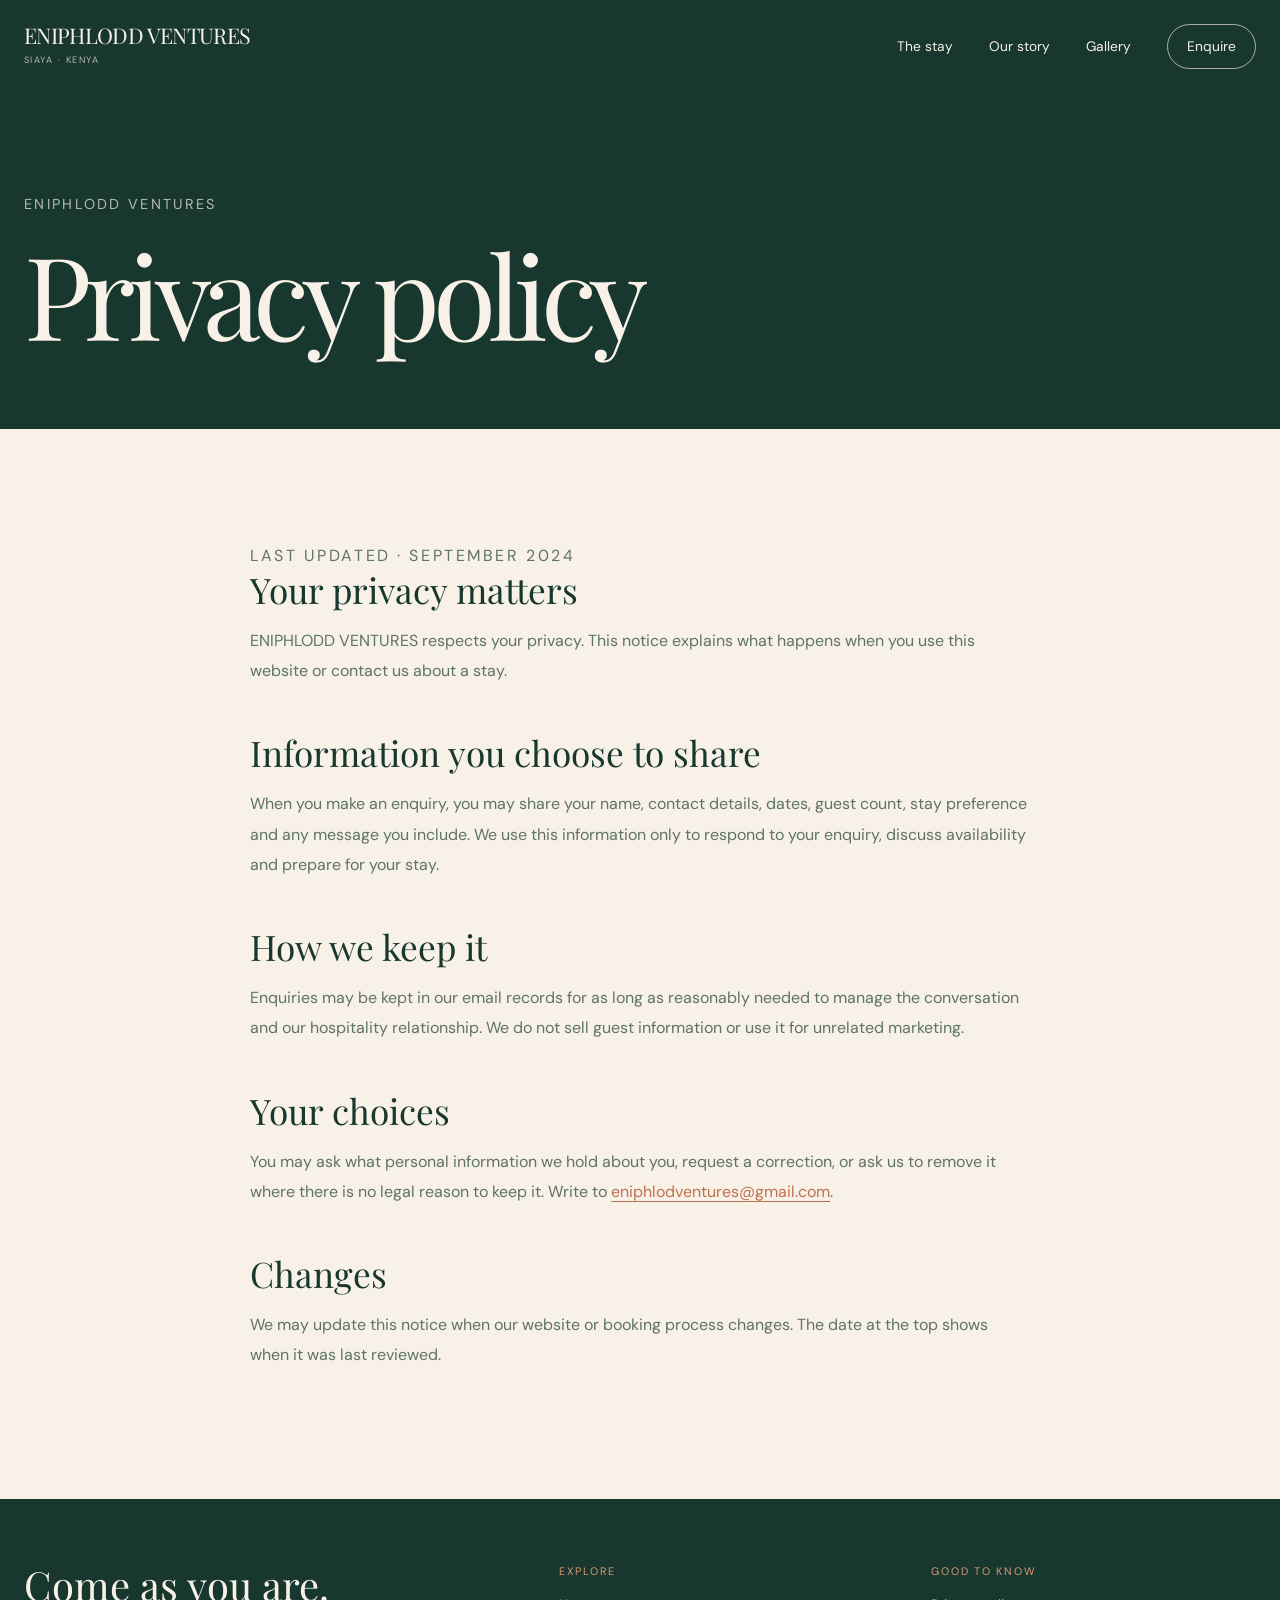
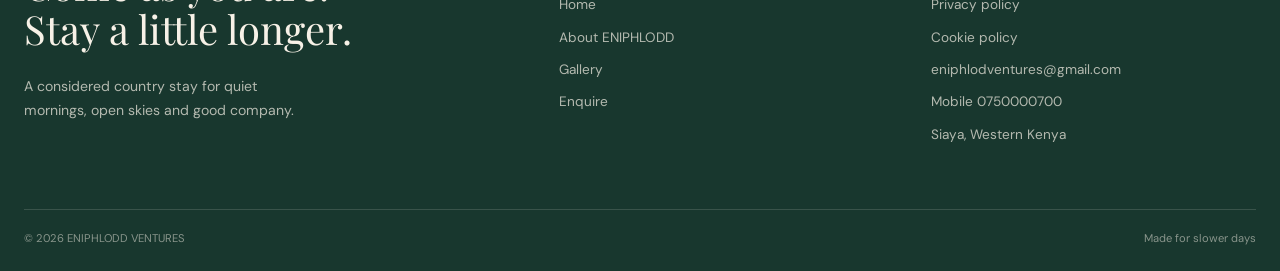
<file: privacy.html>
<!doctype html>
<html lang="en">
  <head>
    <meta charset="utf-8">
    <meta name="viewport" content="width=device-width, initial-scale=1">
    <meta name="description" content="Privacy policy for ENIPHLODD VENTURES.">
    <title>Privacy policy — ENIPHLODD VENTURES</title>
    <link rel="icon" type="image/svg+xml" href="favicon.svg">
    <link rel="stylesheet" href="styles.css">
  </head>
  <body>
    <header class="site-header">
      <div class="container header-inner">
        <a class="brand" href="index.html" aria-label="ENIPHLODD VENTURES home"><span class="brand-name">ENIPHLODD VENTURES</span><span class="brand-place">Siaya · Kenya</span></a>
        <nav class="desktop-nav" aria-label="Primary navigation"><a class="line-link" href="index.html#stay">The stay</a><a class="line-link" href="about.html">Our story</a><a class="line-link" href="gallery.html">Gallery</a><a class="outline-link" href="enquire.html">Enquire</a></nav>
        <button class="menu-toggle" type="button" data-menu-button aria-expanded="false" aria-label="Open menu">☰</button>
      </div>
      <nav class="mobile-nav" data-mobile-nav aria-label="Mobile navigation"><a href="index.html#stay">The stay</a><a href="about.html">Our story</a><a href="gallery.html">Gallery</a><a href="enquire.html">Make an enquiry →</a></nav>
    </header>
    <main>
      <section class="page-hero"><div class="container"><p class="eyebrow eyebrow-light">ENIPHLODD VENTURES</p><h1>Privacy policy</h1></div></section>
      <article class="prose">
        <p class="eyebrow">Last updated · September 2024</p>
        <h2>Your privacy matters</h2>
        <p>ENIPHLODD VENTURES respects your privacy. This notice explains what happens when you use this website or contact us about a stay.</p>
        <h2>Information you choose to share</h2>
        <p>When you make an enquiry, you may share your name, contact details, dates, guest count, stay preference and any message you include. We use this information only to respond to your enquiry, discuss availability and prepare for your stay.</p>
        <h2>How we keep it</h2>
        <p>Enquiries may be kept in our email records for as long as reasonably needed to manage the conversation and our hospitality relationship. We do not sell guest information or use it for unrelated marketing.</p>
        <h2>Your choices</h2>
        <p>You may ask what personal information we hold about you, request a correction, or ask us to remove it where there is no legal reason to keep it. Write to <a href="mailto:eniphlodventures@gmail.com">eniphlodventures@gmail.com</a>.</p>
        <h2>Changes</h2>
        <p>We may update this notice when our website or booking process changes. The date at the top shows when it was last reviewed.</p>
      </article>
    </main>
    <footer class="site-footer">
      <div class="container"><div class="footer-grid">
        <div><p class="footer-title">Come as you are.<br>Stay a little longer.</p><p class="footer-copy">A considered country stay for quiet mornings, open skies and good company.</p></div>
        <div><p class="footer-heading">Explore</p><div class="footer-links"><a class="line-link" href="index.html">Home</a><a class="line-link" href="about.html">About ENIPHLODD</a><a class="line-link" href="gallery.html">Gallery</a><a class="line-link" href="enquire.html">Enquire</a></div></div>
        <div><p class="footer-heading">Good to know</p><div class="footer-links"><a class="line-link" href="privacy.html">Privacy policy</a><a class="line-link" href="cookies.html">Cookie policy</a><a class="line-link" href="mailto:eniphlodventures@gmail.com">eniphlodventures@gmail.com</a><a class="line-link" href="tel:0750000700">Mobile 0750000700</a><span>Siaya, Western Kenya</span></div></div>
      </div><div class="footer-bottom"><span>© <span data-year></span> ENIPHLODD VENTURES</span><span>Made for slower days</span></div></div>
    </footer>
    <script src="script.js"></script>
  </body>
</html>
</file>
<file: styles.css>
@import url('https://fonts.googleapis.com/css2?family=DM+Sans:wght@400;500;600&family=Playfair+Display:ital,wght@0,400;0,500;1,400&display=swap');

:root {
  --green: #18372e;
  --cream: #f7f1e7;
  --terracotta: #c06f4d;
  --peach: #d79a73;
  --sand: #d9b68e;
  --ink-muted: rgba(24, 55, 46, .68);
  --light-muted: rgba(247, 241, 231, .7);
  --serif: "Playfair Display", Georgia, serif;
  --sans: "DM Sans", Arial, sans-serif;
}

* { box-sizing: border-box; }
html { scroll-behavior: smooth; }
body {
  margin: 0;
  background: var(--cream);
  color: var(--green);
  font-family: var(--sans);
  font-weight: 400;
  line-height: 1.5;
}
img { display: block; max-width: 100%; }
a { color: inherit; text-decoration: none; }
button, input, select, textarea { font: inherit; }
button { cursor: pointer; }

.serif { font-family: var(--serif); font-weight: 400; }
.eyebrow {
  margin: 0;
  color: var(--terracotta);
  font-size: .68rem;
  letter-spacing: .16em;
  line-height: 1.2;
  text-transform: uppercase;
}
.eyebrow-light { color: var(--peach); }
.container { width: min(1400px, calc(100% - 3rem)); margin: 0 auto; }
.narrow-container { width: min(1200px, calc(100% - 3rem)); margin: 0 auto; }

.site-header {
  position: absolute;
  z-index: 10;
  top: 0;
  right: 0;
  left: 0;
  color: var(--cream);
}
.header-inner {
  display: flex;
  align-items: center;
  justify-content: space-between;
  padding: 1.5rem 0;
}
.brand { display: inline-block; }
.brand-name { display: block; font: 400 1.35rem/1 var(--serif); letter-spacing: -.03em; }
.brand-place { display: block; margin-top: .5rem; color: rgba(247,241,231,.7); font-size: .58rem; letter-spacing: .16em; text-transform: uppercase; }
.desktop-nav { display: flex; align-items: center; gap: 2.25rem; font-size: .86rem; }
.line-link { position: relative; }
.line-link::after { position: absolute; right: 0; bottom: -.35rem; left: 0; height: 1px; background: currentColor; content: ""; transform: scaleX(0); transform-origin: right; transition: transform .25s ease; }
.line-link:hover::after, .line-link:focus-visible::after { transform: scaleX(1); transform-origin: left; }
.outline-link { border: 1px solid rgba(247,241,231,.65); border-radius: 999px; padding: .7rem 1.2rem; transition: background .25s, color .25s; }
.outline-link:hover, .outline-link:focus-visible { background: var(--cream); color: var(--green); }
.menu-toggle { display: none; border: 0; background: transparent; color: var(--cream); padding: .4rem; }
.mobile-nav { display: none; border-top: 1px solid rgba(247,241,231,.18); background: var(--green); padding: 1.5rem; }
.mobile-nav.open { display: block; }
.mobile-nav a { display: block; padding: .55rem 0; font-size: 1.1rem; }

.hero {
  position: relative;
  min-height: 720px;
  overflow: hidden;
  background: var(--green);
  color: var(--cream);
}
.hero::before {
  position: absolute;
  inset: 0;
  background: linear-gradient(to top, var(--green), rgba(24,55,46,.25) 58%, rgba(24,55,46,.3)), url("assets/adetis-hero.jpg") center/cover;
  content: "";
  opacity: .95;
}
.hero-content { position: relative; display: flex; min-height: 720px; align-items: flex-end; padding: 5rem 0 5rem; }
.hero-copy { max-width: 850px; }
.hero-title { margin: 1.3rem 0 2rem; font-size: clamp(4rem, 11vw, 9.5rem); letter-spacing: -.06em; line-height: .92; }
.hero-title em { font-style: italic; }
.hero-intro { display: flex; align-items: flex-end; justify-content: space-between; gap: 2rem; border-top: 1px solid rgba(247,241,231,.3); padding-top: 1.25rem; }
.hero-intro p { max-width: 310px; margin: 0; color: var(--light-muted); font-size: .9rem; line-height: 1.7; }
.round-link { display: inline-flex; align-items: center; gap: .8rem; white-space: nowrap; font-size: .88rem; }
.round-icon { display: inline-grid; width: 2.5rem; height: 2.5rem; place-items: center; border: 1px solid rgba(247,241,231,.65); border-radius: 50%; transition: background .25s, color .25s, transform .25s; }
.round-link:hover .round-icon { background: var(--peach); color: var(--green); transform: translateY(3px); }

.section { padding: 7rem 0; }
.section-cream { background: var(--cream); }
.section-green { background: var(--green); color: var(--cream); }
.section-sand { background: var(--sand); }
.section-terracotta { background: var(--terracotta); color: var(--cream); }
.two-col { display: grid; grid-template-columns: .75fr 1.25fr; gap: 6rem; }
.two-col-wide { display: grid; grid-template-columns: 1.1fr .9fr; align-items: center; gap: 3rem; }
.large-copy { margin: 1.25rem 0 0; font: 400 clamp(2.8rem, 5vw, 5.5rem)/1.05 var(--serif); letter-spacing: -.04em; }
.body-large { margin: 0; color: var(--ink-muted); font-size: clamp(1.05rem, 1.7vw, 1.3rem); line-height: 1.8; }
.body-copy { color: var(--ink-muted); font-size: .9rem; line-height: 1.9; }
.facts { display: flex; flex-wrap: wrap; gap: 1rem 2rem; border-top: 1px solid rgba(24,55,46,.2); margin-top: 2rem; padding-top: 1rem; color: var(--terracotta); font-size: .68rem; letter-spacing: .13em; text-transform: uppercase; }
.image-frame { overflow: hidden; }
.image-frame img { width: 100%; height: 100%; object-fit: cover; transition: transform .7s ease; }
.image-frame:hover img { transform: scale(1.04); }
.grounds-image { height: 590px; }
.story-grid { display: grid; grid-template-columns: 1fr 1.1fr; align-items: end; gap: 3rem; }
.story-grid .body-copy { max-width: 420px; color: var(--light-muted); }
.photo-trio { display: grid; grid-template-columns: repeat(3, 1fr); gap: 1rem; margin-top: 5rem; }
.photo-trio .image-frame { height: 500px; }
.photo-trio .image-frame:nth-child(2) { margin-top: 4rem; }
.section-heading { display: flex; align-items: flex-end; justify-content: space-between; gap: 2rem; }
.section-heading h2 { margin: .9rem 0 0; font: 400 clamp(3rem, 6vw, 6rem)/1 var(--serif); letter-spacing: -.05em; }
.section-heading p { max-width: 270px; margin: 0; color: var(--ink-muted); font-size: .88rem; line-height: 1.7; }
.gallery-grid { display: grid; grid-template-columns: repeat(4, 1fr); gap: .75rem; margin-top: 3.5rem; }
.gallery-card { position: relative; height: 270px; overflow: hidden; }
.gallery-card:first-child { grid-column: span 2; grid-row: span 2; height: 560px; }
.gallery-card img { width: 100%; height: 100%; object-fit: cover; transition: transform .7s ease; }
.gallery-card:hover img { transform: scale(1.05); }
.gallery-label { position: absolute; right: .8rem; bottom: .7rem; left: .8rem; color: white; font-size: .62rem; letter-spacing: .14em; text-transform: uppercase; text-shadow: 0 1px 4px rgba(0,0,0,.5); }

.contact-grid { display: grid; grid-template-columns: .75fr 1.25fr; gap: 5rem; }
.contact-copy h2 { margin: 1.25rem 0 0; font: 400 clamp(3rem, 6vw, 6rem)/1.03 var(--serif); letter-spacing: -.05em; }
.contact-copy > p { max-width: 380px; margin: 1.75rem 0 0; color: var(--light-muted); font-size: .9rem; line-height: 1.9; }
.direct-contact { border-top: 1px solid rgba(247,241,231,.3); margin-top: 3rem; padding-top: 1.25rem; color: var(--light-muted); font-size: .88rem; }
.direct-contact a { display: block; margin-top: .45rem; color: var(--cream); text-decoration: underline; text-underline-offset: .25rem; }
.enquiry-form, .confirmation { background: var(--cream); color: var(--green); padding: clamp(1.5rem, 4vw, 2.5rem); }
.form-intro { grid-column: 1 / -1; }
.form-intro h2 { margin: .6rem 0 0; font: 400 2.2rem/1.1 var(--serif); }
.form-grid { display: grid; grid-template-columns: repeat(2, 1fr); gap: 1.5rem; }
.field { display: block; color: rgba(24,55,46,.67); font-size: .7rem; }
.field.full { grid-column: 1 / -1; }
.field input, .field select, .field textarea { display: block; width: 100%; border: 0; border-bottom: 1px solid rgba(24,55,46,.25); border-radius: 0; outline: none; background: transparent; margin-top: .5rem; padding: .6rem 0; color: var(--green); }
.field textarea { min-height: 90px; resize: vertical; }
.field input:focus, .field select:focus, .field textarea:focus { border-color: var(--terracotta); }
.form-actions { grid-column: 1 / -1; }
.button { display: inline-flex; align-items: center; gap: .75rem; border: 0; border-radius: 999px; background: var(--green); color: var(--cream); padding: .85rem 1.4rem; font-size: .88rem; transition: background .25s, transform .25s; }
.button:hover, .button:focus-visible { background: var(--terracotta); transform: translateY(-2px); }
.form-note { margin: 1rem 0 0; color: rgba(24,55,46,.5); font-size: .68rem; line-height: 1.6; }
.confirmation { min-height: 420px; display: grid; place-items: center; text-align: center; }
.confirmation[hidden] { display: none; }
.checkmark { display: grid; width: 3.5rem; height: 3.5rem; place-items: center; margin: 0 auto 1.5rem; border-radius: 50%; background: var(--peach); }
.confirmation h2 { margin: 0; font: 400 2.4rem/1.1 var(--serif); }
.confirmation p { max-width: 360px; color: var(--ink-muted); font-size: .9rem; line-height: 1.7; }
.text-button { border: 0; background: none; color: var(--green); padding: 0; text-decoration: underline; text-underline-offset: .25rem; }

.page-hero { background: var(--green); color: var(--cream); padding: 10rem 0 5rem; }
.page-hero h1 { max-width: 900px; margin: 1.25rem 0 0; font: 400 clamp(4rem, 9vw, 8rem)/.96 var(--serif); letter-spacing: -.06em; }
.page-hero p { max-width: 450px; margin: 2rem 0 0; color: var(--light-muted); font-size: .9rem; line-height: 1.8; }
.about-image { height: 620px; }
.promise { display: flex; flex-direction: column; justify-content: flex-end; min-height: 620px; background: var(--sand); padding: 3rem; }
.promise p:last-child { margin: 1rem 0 0; font: 400 2.4rem/1.15 var(--serif); }
.promise-grid { display: grid; grid-template-columns: repeat(3, 1fr); gap: 3rem; border-top: 1px solid rgba(24,55,46,.2); margin-top: 6rem; padding-top: 2rem; }
.promise-grid p:last-child { margin: 1rem 0 0; color: var(--ink-muted); font-size: .88rem; line-height: 1.7; }
.page-link { display: inline-flex; margin-top: 5rem; }
.prose { max-width: 780px; margin: 0 auto; padding: 7rem 0; }
.prose h2 { margin: 3rem 0 1rem; font: 400 2.2rem/1.1 var(--serif); }
.prose h2:first-of-type { margin-top: 0; }
.prose p { color: var(--ink-muted); font-size: 1rem; line-height: 1.9; }
.prose a { color: var(--terracotta); text-decoration: underline; text-underline-offset: .25rem; }

.site-footer { background: var(--green); color: var(--cream); padding: 4rem 0 1.5rem; }
.footer-grid { display: grid; grid-template-columns: 1.5fr 1fr 1fr; gap: 3rem; }
.footer-title { margin: 0; font: 400 2.5rem/1.1 var(--serif); }
.footer-copy { max-width: 300px; margin: 1.5rem 0 0; color: var(--light-muted); font-size: .88rem; line-height: 1.7; }
.footer-heading { margin: 0 0 1rem; color: var(--peach); font-size: .68rem; letter-spacing: .16em; text-transform: uppercase; }
.footer-links { display: flex; flex-direction: column; align-items: flex-start; gap: .75rem; color: var(--light-muted); font-size: .85rem; }
.footer-bottom { display: flex; justify-content: space-between; gap: 1rem; border-top: 1px solid rgba(247,241,231,.15); margin-top: 4rem; padding-top: 1.25rem; color: rgba(247,241,231,.5); font-size: .7rem; }

@media (max-width: 800px) {
  .container, .narrow-container { width: min(100% - 3rem, 650px); }
  .desktop-nav { display: none; }
  .menu-toggle { display: block; }
  .hero-content { min-height: 720px; }
  .hero-intro, .section-heading { align-items: flex-start; flex-direction: column; }
  .two-col, .two-col-wide, .story-grid, .contact-grid { grid-template-columns: 1fr; gap: 3rem; }
  .section { padding: 5rem 0; }
  .grounds-image { height: 430px; }
  .photo-trio { gap: .6rem; margin-top: 3rem; }
  .photo-trio .image-frame { height: 320px; }
  .photo-trio .image-frame:nth-child(2) { margin-top: 2rem; }
  .gallery-grid { grid-template-columns: repeat(2, 1fr); }
  .gallery-card { height: 190px; }
  .gallery-card:first-child { height: 390px; }
  .form-grid { grid-template-columns: 1fr; }
  .field.full, .form-actions, .form-intro { grid-column: auto; }
  .about-image, .promise { min-height: 430px; height: 430px; }
  .promise-grid { grid-template-columns: 1fr; gap: 2rem; margin-top: 4rem; }
  .footer-grid { grid-template-columns: 1fr; gap: 2.5rem; }
  .footer-bottom { flex-direction: column; }
}
</file>
